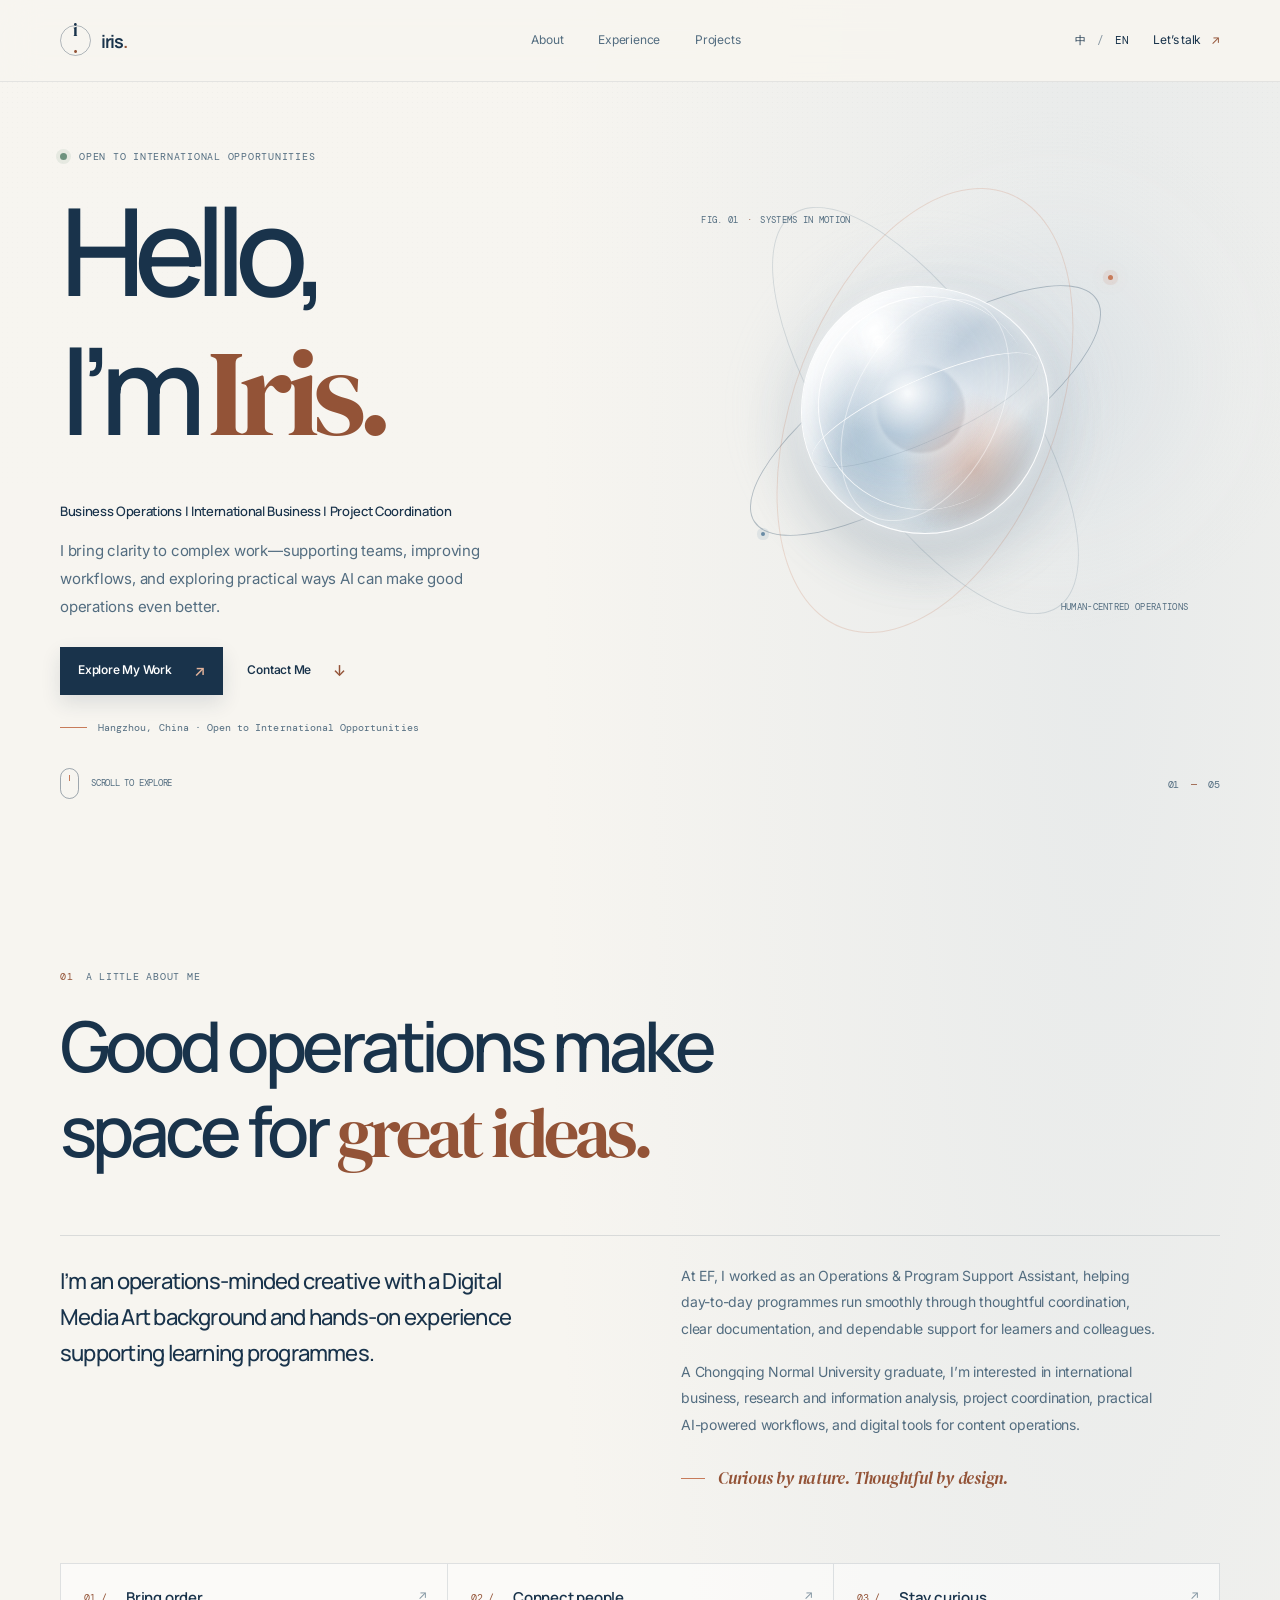
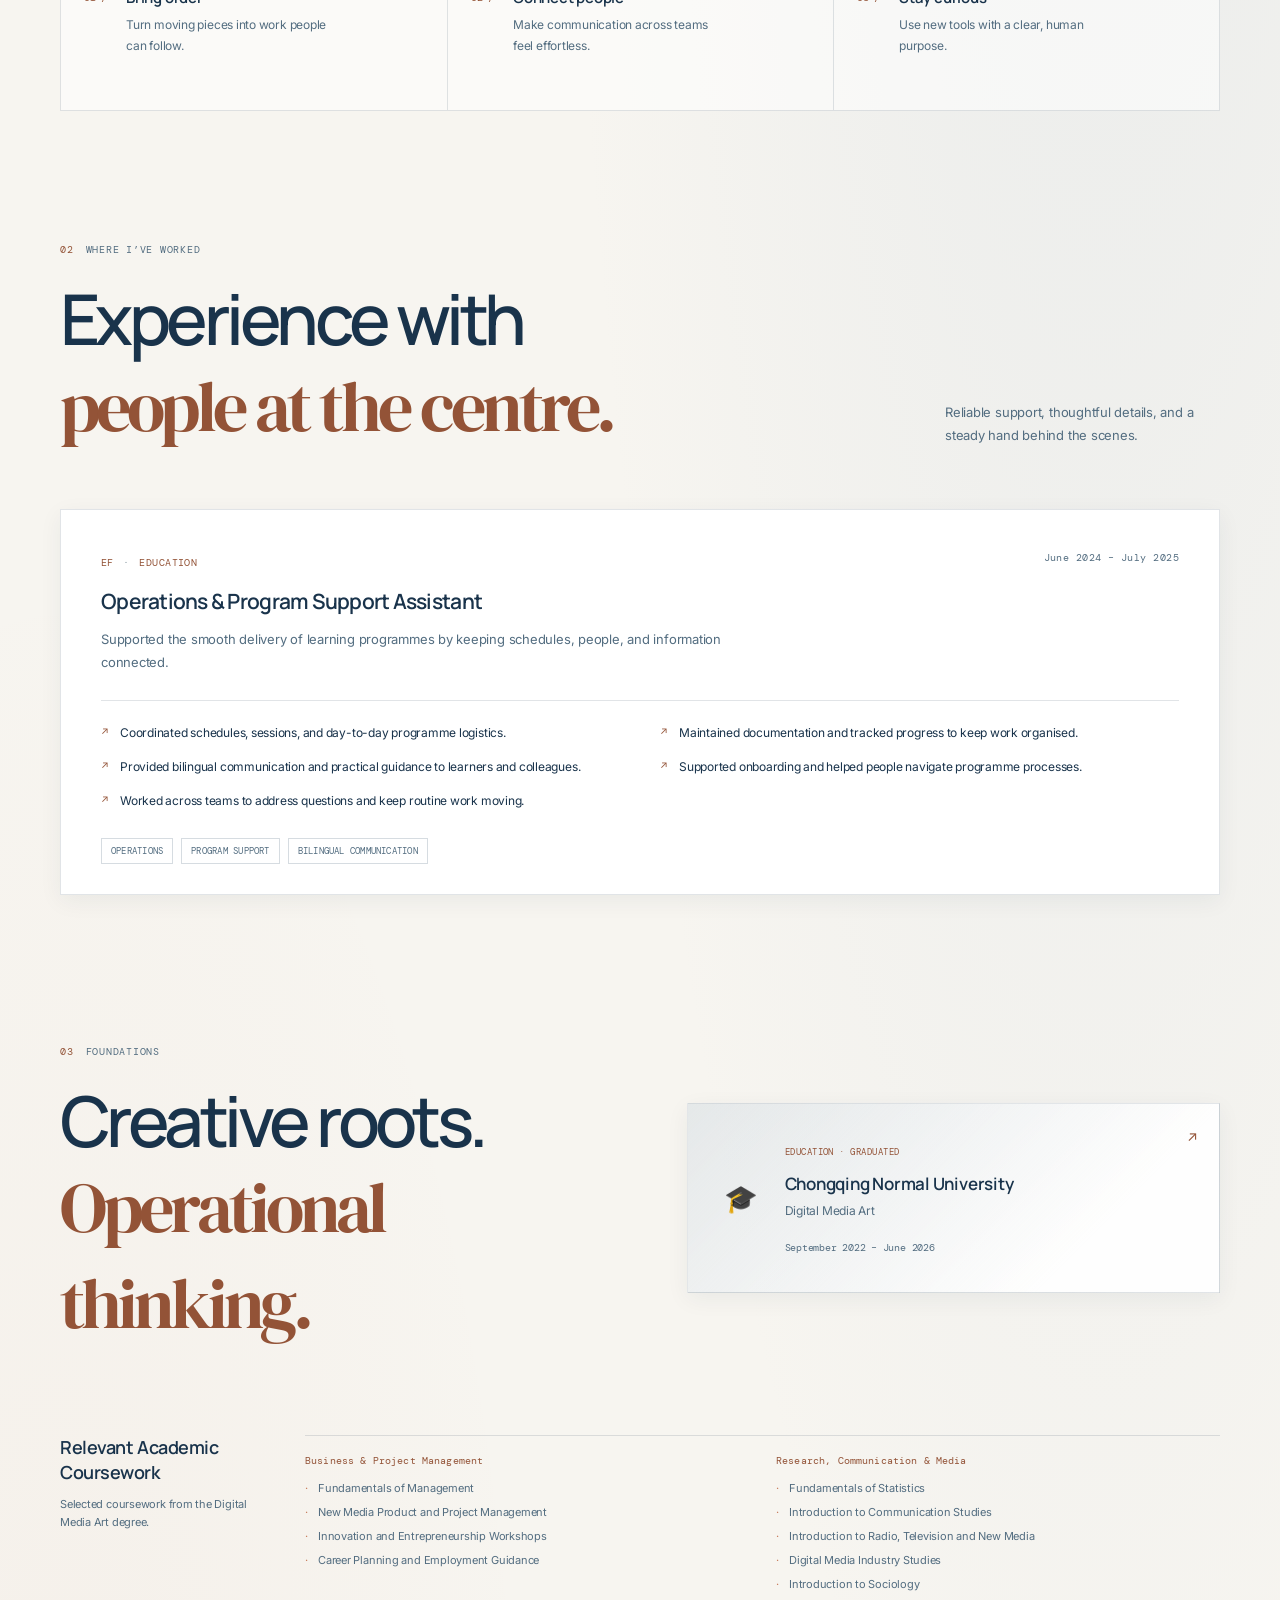
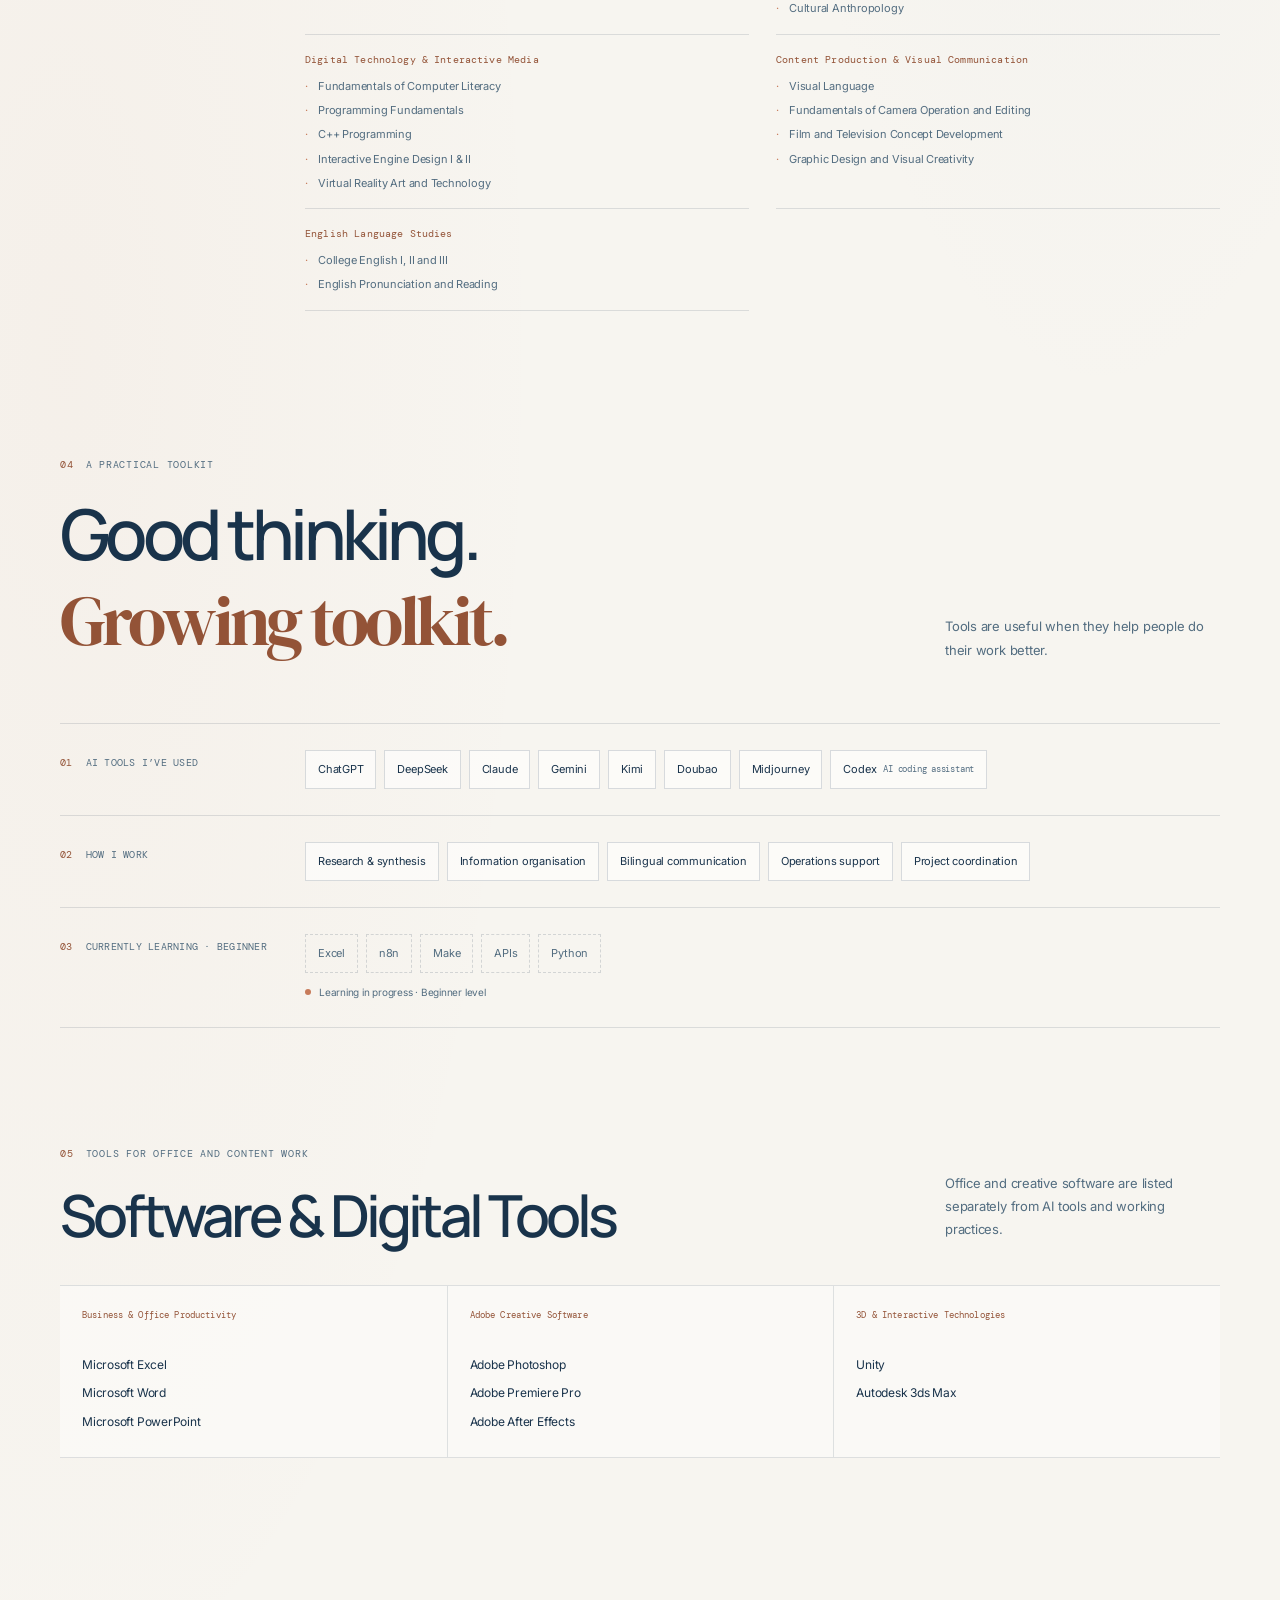
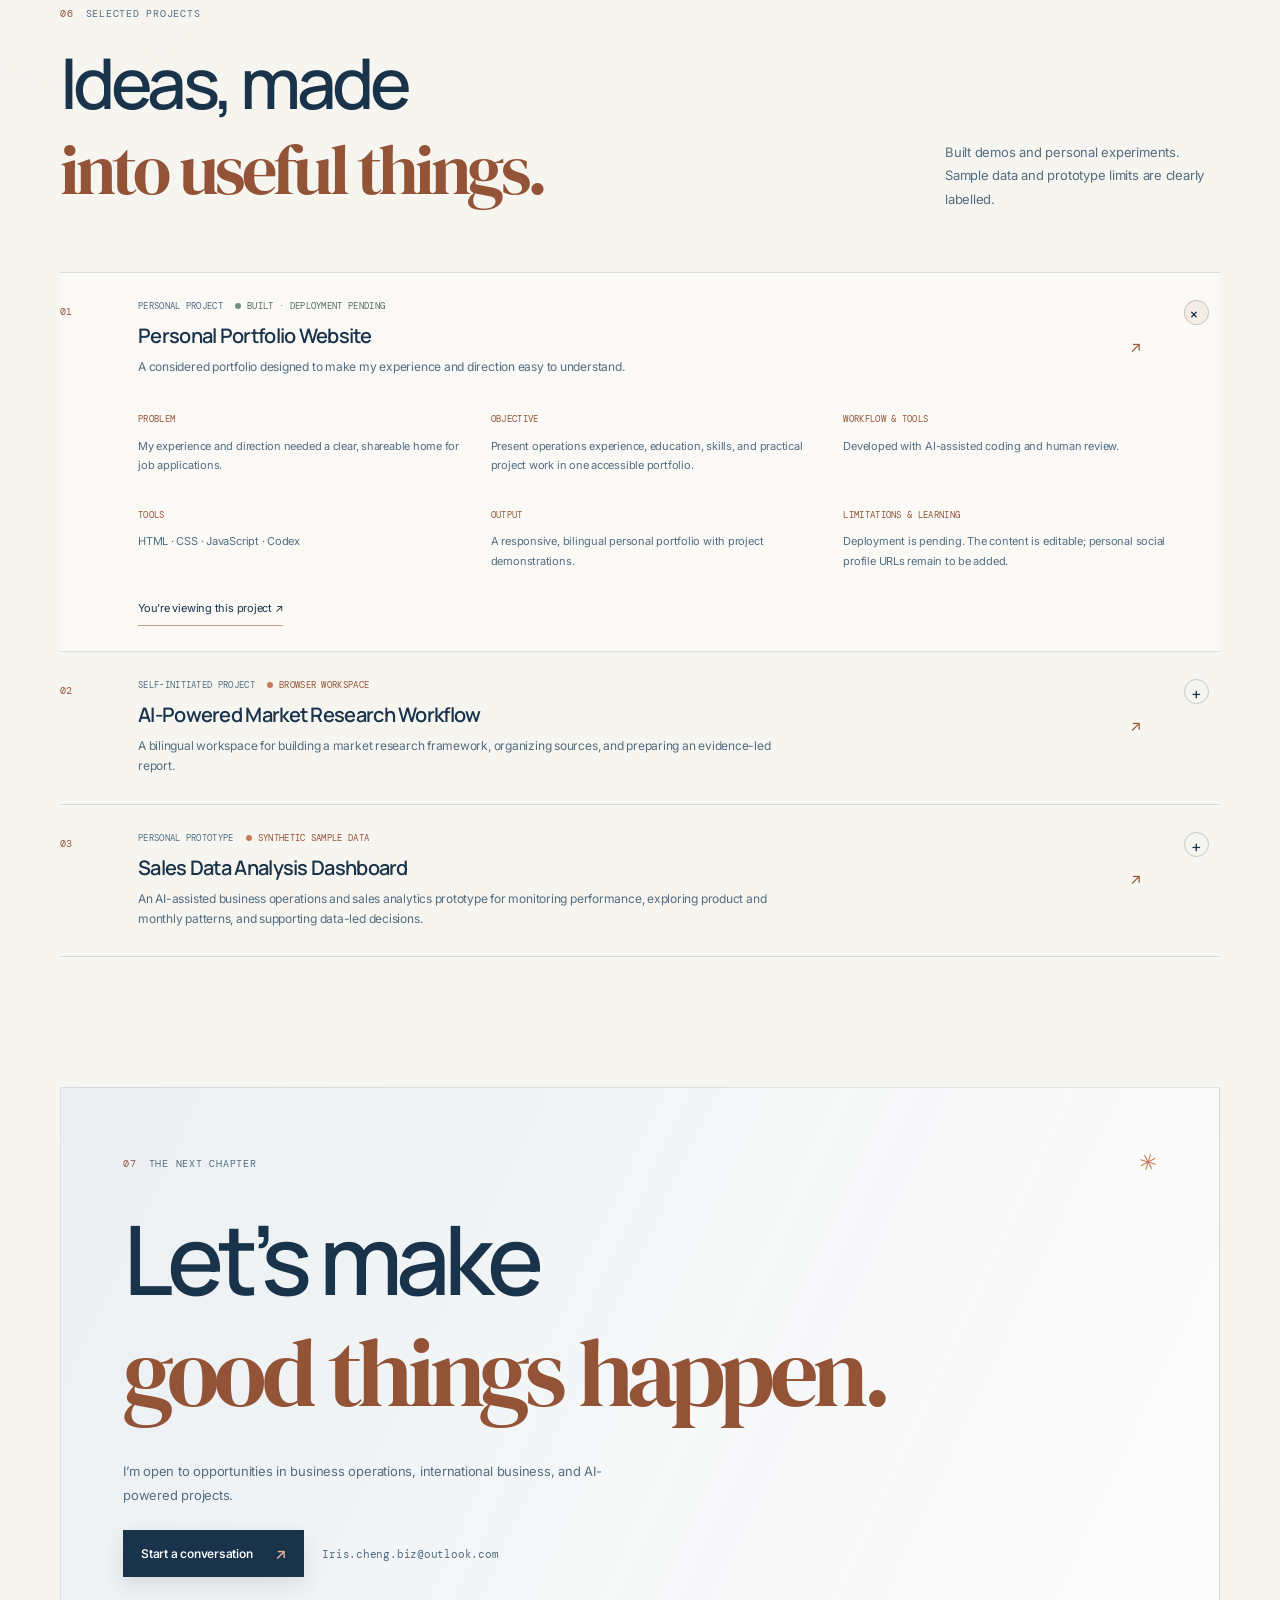
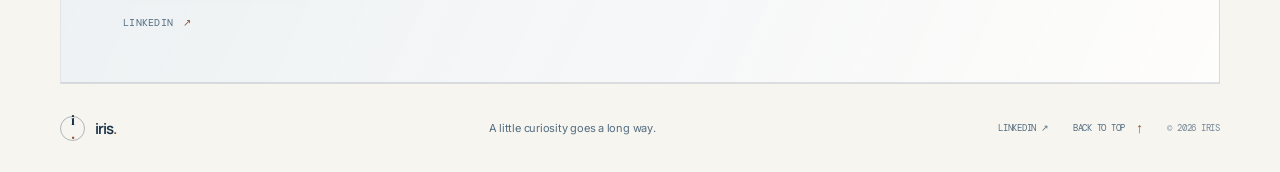
<file: index.html>
<!doctype html>
<html lang="en">
  <head>
    <meta charset="UTF-8" />
    <meta name="viewport" content="width=device-width, initial-scale=1.0" />
    <meta name="theme-color" content="#F7F5F0" />
    <meta name="description" content="Iris — Business Operations, International Business and AI-powered Projects." />
    <meta property="og:title" content="Iris — Operations, thoughtfully done" />
    <meta property="og:description" content="Business Operations · International Business · AI-powered Projects" />
    <meta property="og:type" content="website" />
    <title>Iris — Operations, thoughtfully done</title>
    <link rel="icon" type="image/svg+xml" href="./favicon.svg" />
    <link rel="preconnect" href="https://fonts.googleapis.com" />
    <link rel="preconnect" href="https://fonts.gstatic.com" crossorigin />
    <link href="https://fonts.googleapis.com/css2?family=DM+Mono:wght@400;500&family=DM+Serif+Display:ital@0;1&family=Inter:wght@400;500;600&family=Manrope:wght@400;500;600;700&display=swap" rel="stylesheet" />
    <link rel="stylesheet" href="./styles.css" />
    <script type="module" src="./src/app.js"></script>
  </head>
  <body>
    <div class="site-shell">
      <header class="header">
        <a class="brand" href="#home" aria-label="Iris, home"><span class="brand-mark">i<span>.</span></span><span class="brand-name">iris<span class="brand-period">.</span></span></a>
        <nav class="nav" aria-label="Main navigation">
          <a href="#about" data-i18n="nav.about">About</a><a href="#experience" data-i18n="nav.experience">Experience</a><a href="#projects" data-i18n="nav.projects">Projects</a>
        </nav>
        <div class="header-actions"><button class="lang-switch" id="language-toggle" aria-label="Switch language">中 <span>/</span> EN</button><a class="header-contact" href="#contact"><span data-i18n="nav.contact">Let’s talk</span><span aria-hidden="true">↗</span></a><button class="menu-button" id="menu-toggle" aria-label="Open navigation" aria-expanded="false"><span></span><span></span></button></div>
      </header>

      <main>
        <section class="hero section-wrap" id="home">
          <div class="hero-copy">
            <div class="eyebrow hero-eyebrow"><span class="status-dot"></span><span data-i18n="hero.eyebrow">OPEN TO INTERNATIONAL OPPORTUNITIES</span></div>
            <h1 data-i18n-html="hero.title">Hello,<br />I’m <em>Iris.</em></h1>
            <p class="hero-role" data-i18n="hero.role">Business Operations | International Business | AI-powered Projects</p>
            <p class="hero-intro" data-i18n="hero.intro">I bring clarity to complex work—supporting teams, improving workflows, and exploring practical ways AI can make good operations even better.</p>
            <div class="hero-buttons"><a class="button button-primary" href="#projects"><span data-i18n="hero.viewProjects">Explore my work</span><span aria-hidden="true">↗</span></a><a class="button button-quiet" href="#contact"><span data-i18n="hero.contact">Get in touch</span><span aria-hidden="true">↓</span></a></div>
            <div class="hero-location"><span class="location-line"></span><span data-profile="location" data-i18n="hero.location">Hangzhou, China · Open to International Opportunities</span></div>
          </div>
          <div class="hero-art" aria-label="An abstract, softly illuminated 3D glass sculpture">
            <div class="orb-stage" id="orb-stage"><div class="orb-halo"></div><div class="orb"><div class="orb-core"></div><div class="orb-glint"></div><div class="orb-latitude"></div><div class="orb-longitude"></div></div><div class="orbit orbit-one"></div><div class="orbit orbit-two"></div><div class="orbit orbit-three"></div><div class="orbit-spark spark-one"></div><div class="orbit-spark spark-two"></div><span class="orbit-label label-top">FIG. 01 <span>·</span> SYSTEMS IN MOTION</span><span class="orbit-label label-bottom">HUMAN-CENTRED OPERATIONS</span></div>
          </div>
          <a href="#about" class="scroll-cue" aria-label="Scroll to about section"><span></span><span data-i18n="hero.scroll">SCROLL TO EXPLORE</span></a>
          <div class="hero-index">01 <span>—</span> 05</div>
        </section>

        <section class="about section-wrap section" id="about">
          <div class="section-heading"><div class="eyebrow"><span class="section-number">01</span><span data-i18n="about.eyebrow">A LITTLE ABOUT ME</span></div><h2 data-i18n-html="about.title">Good operations make<br />space for <em>great ideas.</em></h2></div>
          <div class="about-grid"><p class="about-lede" data-i18n="about.lede">I’m an operations-minded creative with a foundation in digital media and hands-on experience supporting learning programmes.</p><div class="about-body"><p data-i18n="about.body1">At EF, I helped keep day-to-day programmes running smoothly through thoughtful coordination, clear documentation, and dependable support for learners and colleagues.</p><p data-i18n="about.body2">I’m now building on that experience—exploring international business, careful research, and practical AI tools that make everyday workflows clearer and more useful.</p><div class="about-note"><span class="note-rule"></span><span data-i18n="about.note">Curious by nature. Thoughtful by design.</span></div></div></div>
          <div class="values-row"><article class="value-card"><span class="value-index">01 /</span><div><h3 data-i18n="about.value1Title">Bring order</h3><p data-i18n="about.value1">Turn moving pieces into work people can follow.</p></div><span class="value-arrow">↗</span></article><article class="value-card"><span class="value-index">02 /</span><div><h3 data-i18n="about.value2Title">Connect people</h3><p data-i18n="about.value2">Make communication across teams feel effortless.</p></div><span class="value-arrow">↗</span></article><article class="value-card"><span class="value-index">03 /</span><div><h3 data-i18n="about.value3Title">Stay curious</h3><p data-i18n="about.value3">Use new tools with a clear, human purpose.</p></div><span class="value-arrow">↗</span></article></div>
        </section>

        <section class="experience section-wrap section" id="experience">
          <div class="section-heading split-heading"><div><div class="eyebrow"><span class="section-number">02</span><span data-i18n="experience.eyebrow">WHERE I’VE WORKED</span></div><h2 data-i18n-html="experience.title">Experience with<br /><em>people at the centre.</em></h2></div><p class="heading-aside" data-i18n="experience.aside">Reliable support, thoughtful details, and a steady hand behind the scenes.</p></div>
          <article class="experience-card"><div class="experience-top"><div><span class="experience-org">EF <span>·</span> EDUCATION</span><h3 data-profile="efRole" data-i18n="experience.role">Operations &amp; Program Support Assistant</h3></div><span class="experience-date" data-profile="efDates" data-i18n="experience.date">June 2024 – July 2025</span></div><p class="experience-summary" data-i18n="experience.summary">Supported the smooth delivery of learning programmes by keeping schedules, people, and information connected.</p><div class="experience-rule"></div><ul class="experience-list"><li data-i18n="experience.point1">Coordinated schedules, sessions, and day-to-day programme logistics.</li><li data-i18n="experience.point2">Maintained documentation and tracked progress to keep work organised.</li><li data-i18n="experience.point3">Provided bilingual communication and practical guidance to learners and colleagues.</li><li data-i18n="experience.point4">Supported onboarding and helped people navigate programme processes.</li><li data-i18n="experience.point5">Worked across teams to address questions and keep routine work moving.</li></ul><div class="experience-foot"><span class="experience-tag">OPERATIONS</span><span class="experience-tag">PROGRAM SUPPORT</span><span class="experience-tag">BILINGUAL COMMUNICATION</span></div></article>
        </section>

        <section class="education section-wrap section" id="education">
          <div class="education-heading"><div class="eyebrow"><span class="section-number">03</span><span data-i18n="education.eyebrow">FOUNDATIONS</span></div><h2 data-i18n-html="education.title">Creative roots.<br /><em>Operational thinking.</em></h2></div><article class="education-card"><div class="education-glyph" aria-hidden="true">🎓</div><div class="education-copy"><span class="education-type" data-profile="educationStatus" data-i18n="education.type">EDUCATION · GRADUATED</span><h3 data-profile="university" data-i18n="education.school">Chongqing Normal University</h3><p data-profile="major" data-i18n="education.degree">Digital Media Art</p><span class="education-date" data-profile="educationPeriod" data-i18n="education.period">September 2022 – June 2026</span></div><span class="education-marker" aria-hidden="true">↗</span></article>
          <div class="coursework" aria-labelledby="coursework-title"><div class="coursework-heading"><h3 id="coursework-title" data-i18n="education.courseworkTitle">Relevant Academic Coursework</h3><p data-i18n="education.courseworkNote">Selected coursework from the Digital Media Art degree.</p></div><div class="coursework-grid" id="coursework-groups"></div></div>
        </section>

        <section class="skills section-wrap section" id="skills">
          <div class="section-heading split-heading"><div><div class="eyebrow"><span class="section-number">04</span><span data-i18n="skills.eyebrow">A PRACTICAL TOOLKIT</span></div><h2 data-i18n-html="skills.title">Good thinking.<br /><em>Growing toolkit.</em></h2></div><p class="heading-aside" data-i18n="skills.aside">Tools are useful when they help people do their work better.</p></div><div class="skills-board"><div class="skill-group"><div class="skill-group-label"><span>01</span><span data-i18n="skills.aiLabel">AI &amp; CREATIVE TOOLS</span></div><div class="skill-chips"><span>ChatGPT</span><span>DeepSeek</span><span>Claude</span><span>Gemini</span><span>Kimi</span><span>Doubao</span><span>Midjourney</span><span class="skill-chip-with-note">Codex<small data-i18n="skills.codexNote">AI coding assistant</small></span></div></div><div class="skill-group"><div class="skill-group-label"><span>02</span><span data-i18n="skills.peopleLabel">HOW I WORK</span></div><div class="skill-chips"><span data-i18n="skills.skill1">Research &amp; synthesis</span><span data-i18n="skills.skill2">Information organisation</span><span data-i18n="skills.skill3">Bilingual communication</span><span data-i18n="skills.skill4">Operations support</span><span data-i18n="skills.skill5">Project coordination</span></div></div><div class="skill-group learning-group"><div class="skill-group-label"><span>03</span><span data-i18n="skills.learningLabel">CURRENTLY LEARNING</span></div><div class="skill-chips learning-chips"><span>Excel</span><span>n8n</span><span>Make</span><span>APIs</span><span>Python</span></div><p class="learning-caption"><span></span><span data-i18n="skills.learningCaption">Learning in progress · Beginner level</span></p></div></div>
        </section>

        <section class="software section-wrap section" id="software">
          <div class="section-heading split-heading"><div><div class="eyebrow"><span class="section-number">05</span><span data-i18n="software.eyebrow">TOOLS FOR OFFICE AND CONTENT WORK</span></div><h2 data-i18n="software.title">Software &amp; Digital Tools</h2></div><p class="heading-aside" data-i18n="software.aside">Office and creative software are listed separately from AI tools and working practices.</p></div><div class="software-grid" id="software-groups"></div>
        </section>

        <section class="projects section-wrap section" id="projects">
          <div class="section-heading split-heading"><div><div class="eyebrow"><span class="section-number">06</span><span data-i18n="projects.eyebrow">SELECTED PROJECTS</span></div><h2 data-i18n-html="projects.title">Ideas, made<br /><em>into useful things.</em></h2></div><p class="heading-aside" data-i18n="projects.aside">Personal experiments and early-stage prototypes. Every project is a work in progress.</p></div>
          <div class="project-list">
            <details class="project-card project-featured" open><summary class="project-summary"><span class="project-number">01</span><div class="project-main"><div class="project-meta"><span class="project-kind" data-i18n="projects.p1kind">PERSONAL PROJECT</span><span class="project-status status-active"><i></i><span data-i18n="projects.p1status">BUILT · DEPLOYMENT PENDING</span></span></div><h3 data-i18n="projects.p1title">Personal Portfolio Website</h3><p data-i18n="projects.p1desc">A considered portfolio—designed to make my experience and direction easy to understand.</p></div><span class="project-arrow" aria-hidden="true">↗</span><span class="project-toggle" aria-hidden="true">+</span></summary><div class="project-detail"><div class="project-detail-inner"><div><span data-i18n="projects.problem">PROBLEM</span><p data-i18n="projects.p1problem">My experience and direction needed a clear, shareable home for job applications.</p></div><div><span data-i18n="projects.objective">OBJECTIVE</span><p data-i18n="projects.p1objective">Present operations experience, education, skills, and practical project work in one accessible portfolio.</p></div><div><span data-i18n="projects.workflow">WORKFLOW</span><p data-i18n="projects.p1workflow">Developed with AI-assisted coding and human review.</p></div><div><span data-i18n="projects.tools">TOOLS</span><p data-i18n="projects.p1tools">HTML · CSS · JavaScript · Codex</p></div><div><span data-i18n="projects.output">OUTPUT</span><p data-i18n="projects.p1output">A responsive, bilingual personal portfolio with project demonstrations.</p></div><div><span data-i18n="projects.limitations">LIMITATIONS &amp; LEARNING</span><p data-i18n="projects.p1limitations">Deployment is pending. The content is editable; personal social profile URLs remain to be added.</p></div><a class="project-demo-link" href="#home" data-i18n="projects.p1link">You’re viewing this project ↗</a></div></div></details>
            <details class="project-card"><summary class="project-summary"><span class="project-number">02</span><div class="project-main"><div class="project-meta"><span class="project-kind" data-i18n="projects.p2kind">SELF-INITIATED PROTOTYPE</span><span class="project-status status-concept"><i></i><span data-i18n="projects.p2status">BROWSER DEMO</span></span></div><h3 data-i18n="projects.p2title">AI-Powered International Market Research</h3><p data-i18n="projects.p2desc">A self-contained research brief builder for organising manually gathered information.</p></div><span class="project-arrow" aria-hidden="true">↗</span><span class="project-toggle" aria-hidden="true">+</span></summary><div class="project-detail"><div class="project-detail-inner"><div><span data-i18n="projects.problem">PROBLEM</span><p data-i18n="projects.p2problem">Early market research can be difficult to organise into one reviewable brief.</p></div><div><span data-i18n="projects.objective">OBJECTIVE</span><p data-i18n="projects.p2objective">Structure questions, manually entered notes, and sources for human review.</p></div><div><span data-i18n="projects.workflow">WORKFLOW &amp; TOOLS</span><p data-i18n="projects.p2workflow">Enter a scope, gather evidence yourself, then generate a prompt and Markdown brief. HTML · CSS · JavaScript.</p></div><a class="project-demo-link" href="./projects/market-research.html" data-i18n="projects.openDemo">Open research brief builder ↗</a></div></div></details>
            <details class="project-card"><summary class="project-summary"><span class="project-number">03</span><div class="project-main"><div class="project-meta"><span class="project-kind" data-i18n="projects.p3kind">PERSONAL PROTOTYPE</span><span class="project-status status-concept"><i></i><span data-i18n="projects.p3status">SYNTHETIC SAMPLE DATA</span></span></div><h3 data-i18n="projects.p3title">Sales Data Analysis Dashboard</h3><p data-i18n="projects.p3desc">An interactive dashboard for exploring sales metrics from a sample CSV or your own file.</p></div><span class="project-arrow" aria-hidden="true">↗</span><span class="project-toggle" aria-hidden="true">+</span></summary><div class="project-detail"><div class="project-detail-inner"><div><span data-i18n="projects.problem">PROBLEM</span><p data-i18n="projects.p3problem">Raw sales rows can hide patterns in products and monthly performance.</p></div><div><span data-i18n="projects.objective">OBJECTIVE</span><p data-i18n="projects.p3objective">Summarise revenue, orders, average order value, and trends from validated CSV data.</p></div><div><span data-i18n="projects.workflow">WORKFLOW &amp; TOOLS</span><p data-i18n="projects.p3workflow">Load the synthetic sample or your CSV; calculations and charts run in your browser. HTML · CSS · JavaScript.</p></div><a class="project-demo-link" href="./projects/sales-dashboard.html" data-i18n="projects.openDashboard">Open sales dashboard ↗</a></div></div></details>
          </div>
        </section>

        <section class="contact section-wrap" id="contact"><div class="contact-topline"><span class="eyebrow"><span class="section-number">07</span><span data-i18n="contact.eyebrow">THE NEXT CHAPTER</span></span><span class="contact-decoration" aria-hidden="true">✳</span></div><h2 data-i18n-html="contact.title">Let’s make<br /><em>good things happen.</em></h2><p class="contact-lede" data-i18n="contact.lede">I’m open to opportunities in business operations, international business, and AI-powered projects.</p><div class="contact-actions"><a class="button button-primary contact-button" data-profile-email href="mailto:Iris.cheng.biz@outlook.com"><span data-i18n="contact.button">Start a conversation</span><span aria-hidden="true">↗</span></a><span class="contact-note" data-profile-email-text>Iris.cheng.biz@outlook.com</span></div><div class="contact-links"><a data-profile-link="linkedin" hidden>LINKEDIN <span>↗</span></a><a data-profile-link="github" hidden>GITHUB <span>↗</span></a><span id="social-links-note" data-i18n="contact.linksNote">LINKEDIN &amp; GITHUB DETAILS NOT PROVIDED</span></div></section>
      </main>

      <footer class="footer section-wrap"><a class="brand footer-brand" href="#home"><span class="brand-mark">i<span>.</span></span><span class="brand-name">iris<span class="brand-period">.</span></span></a><span class="footer-copy" data-i18n="footer.copy">A little curiosity goes a long way.</span><a class="footer-social" data-profile-link="linkedin" hidden>LINKEDIN <span aria-hidden="true">↗</span></a><a class="back-top" href="#home"><span data-i18n="footer.top">BACK TO TOP</span><span>↑</span></a><span class="footer-copyright">© <span id="year"></span> IRIS</span></footer>
    </div>
  </body>
</html>
</file>
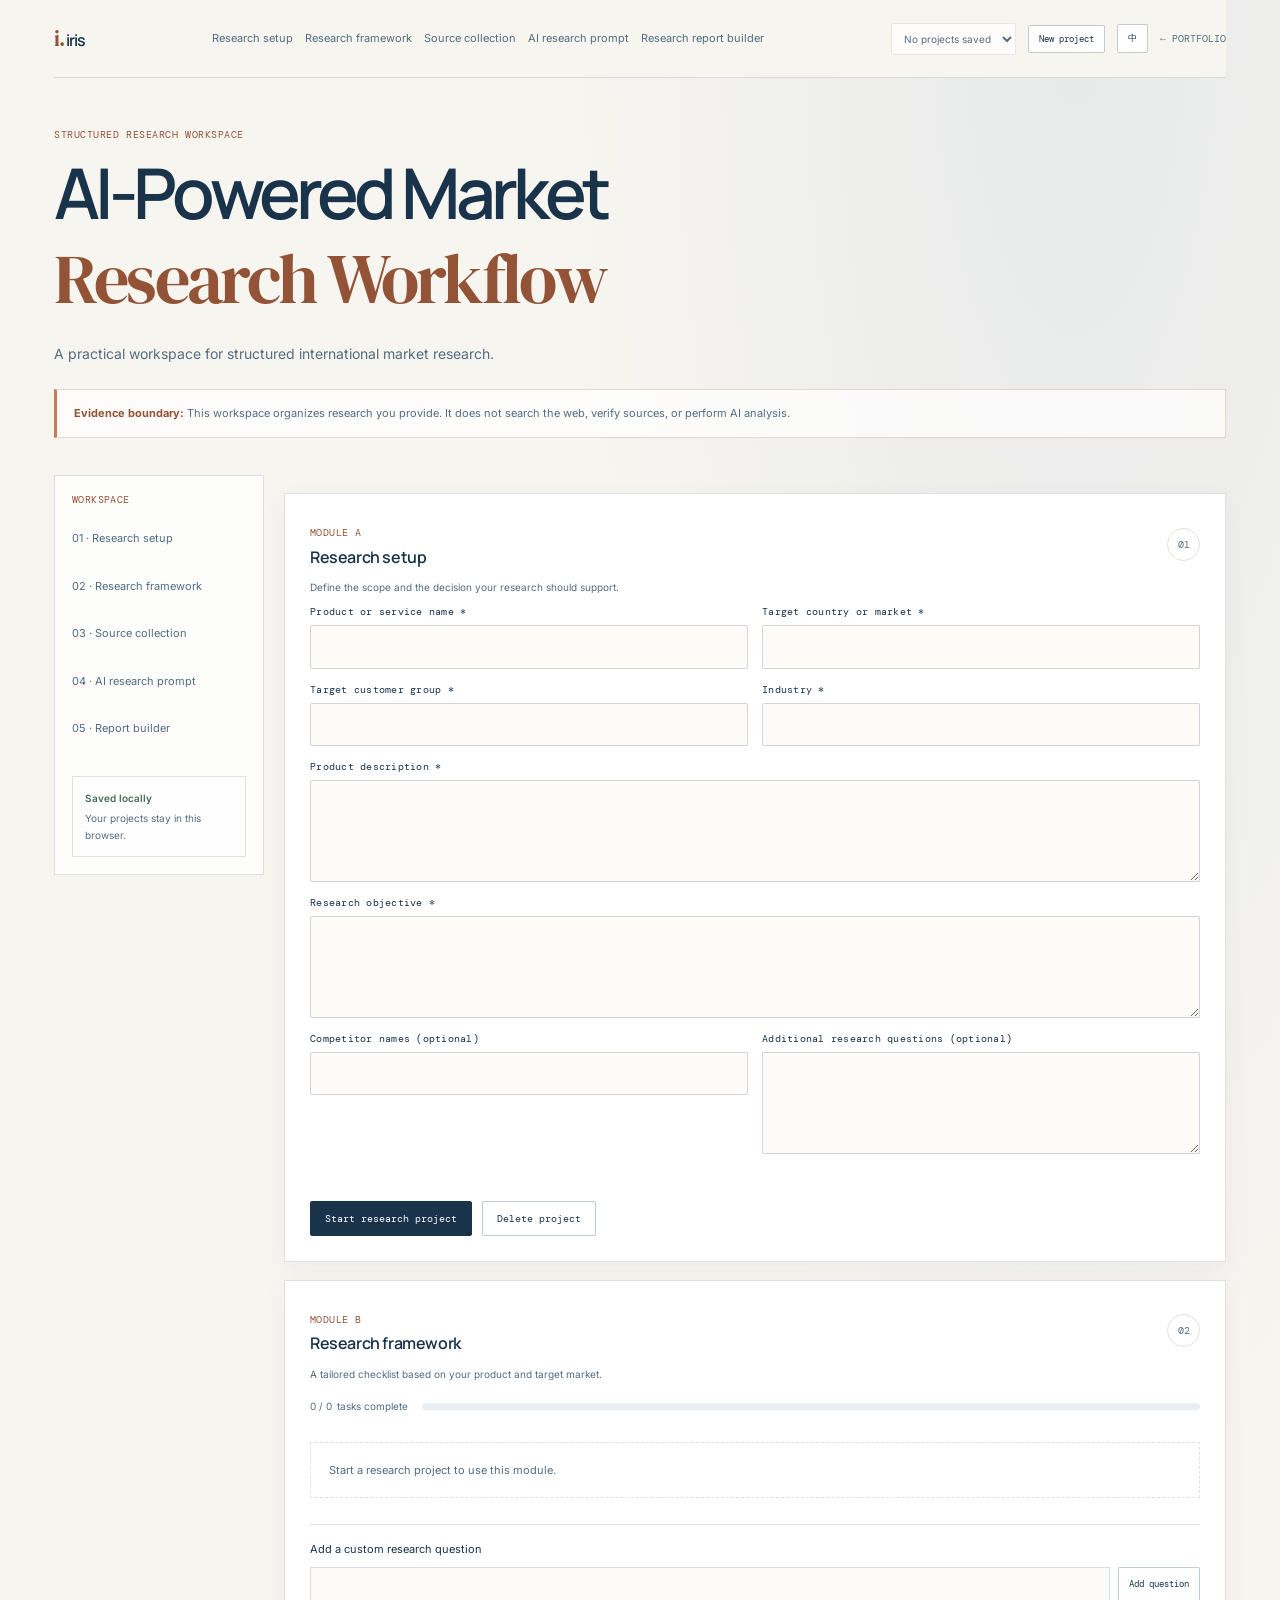
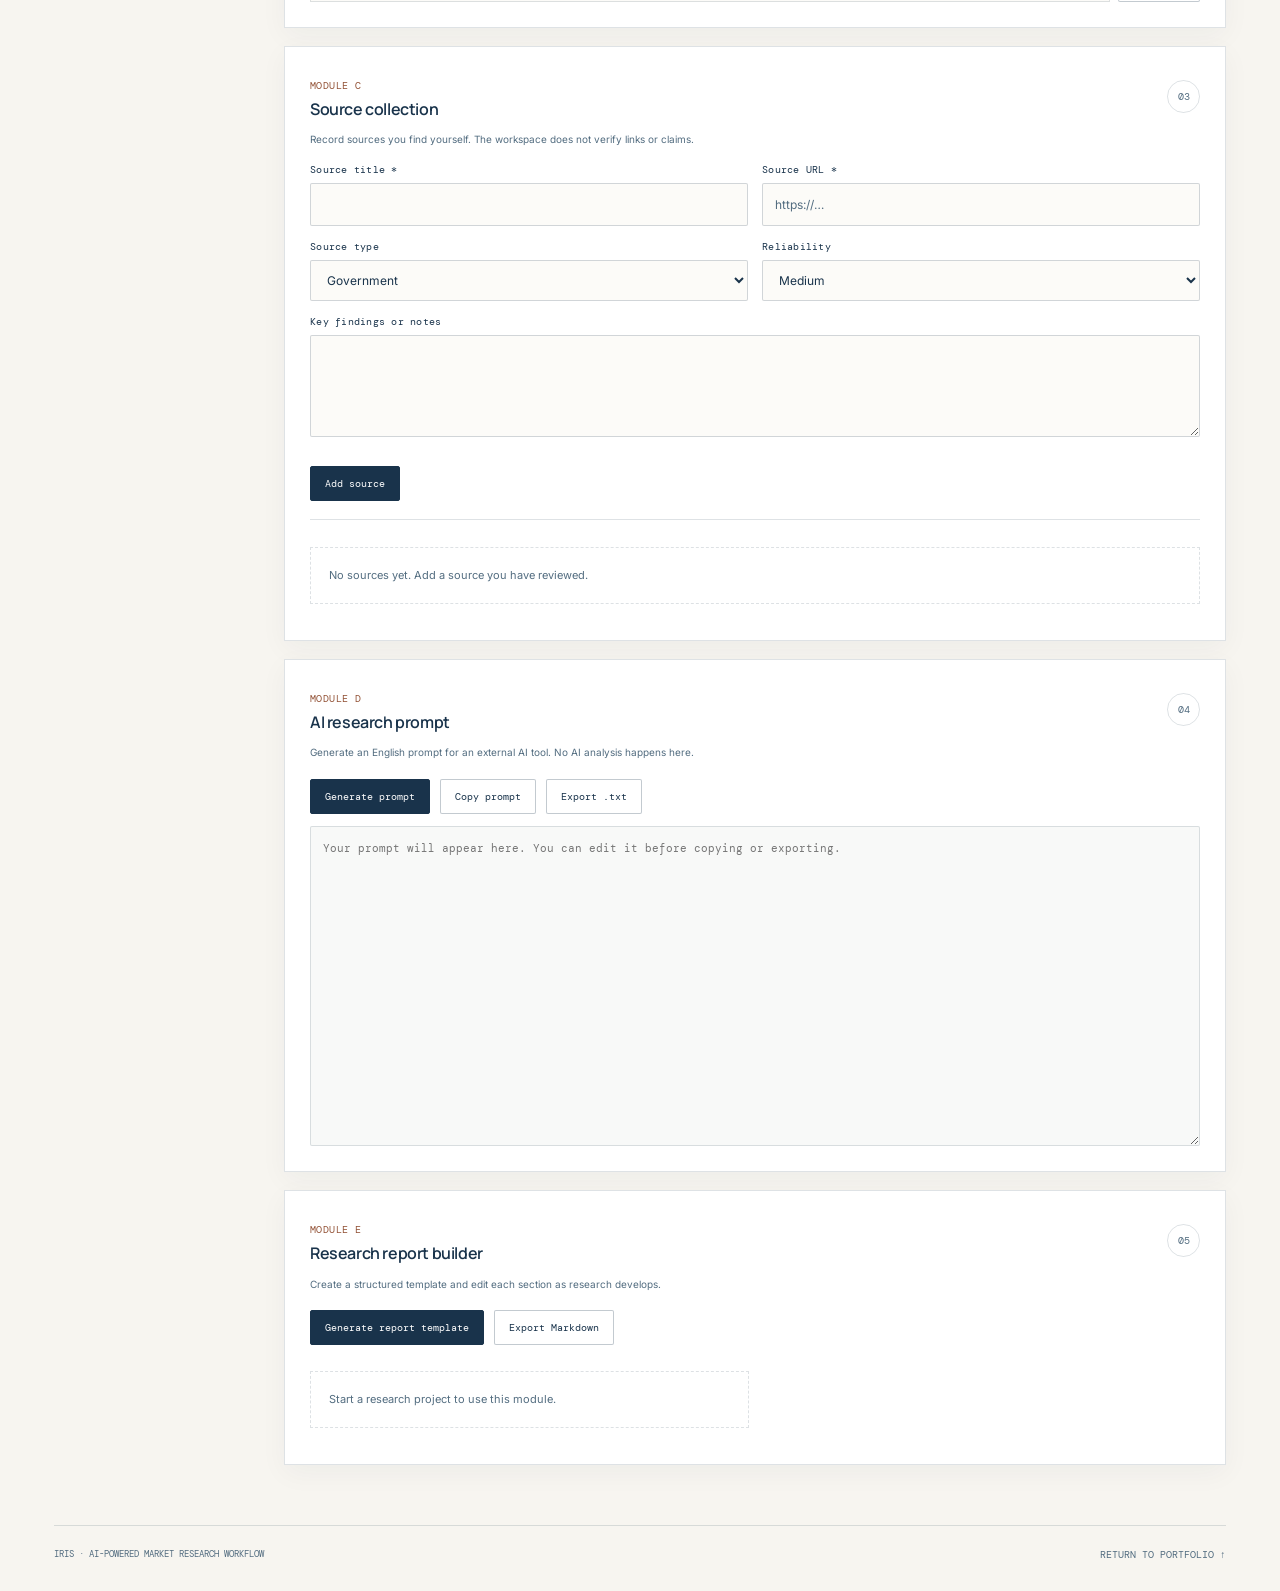
<file: projects/market-research.html>
<!doctype html>
<html lang="en">
<head>
  <meta charset="utf-8"><meta name="viewport" content="width=device-width, initial-scale=1"><meta name="theme-color" content="#F7F5F0">
  <meta name="description" content="A practical workspace for structured international market research.">
  <title>AI-Powered Market Research Workflow — Iris</title><link rel="icon" href="../favicon.svg"><link rel="stylesheet" href="./demo.css"><script type="module" src="./market-research.js"></script>
</head>
<body><div class="demo-shell workflow-shell">
  <header class="demo-header"><a class="demo-brand" href="../index.html"><b>i.</b> iris</a><nav class="workflow-nav" aria-label="Workspace navigation"><a href="#setup" data-t="navSetup">Setup</a><a href="#framework" data-t="navFramework">Framework</a><a href="#sources" data-t="navSources">Sources</a><a href="#prompt" data-t="navPrompt">AI Prompt</a><a href="#report" data-t="navReport">Report</a></nav><div class="workflow-head-actions"><select id="project-picker" aria-label="Saved research projects"><option value="" data-t="noProjects">No projects saved</option></select><button class="demo-button small" id="new-project" type="button" data-t="new">New project</button><button class="demo-button small" id="language-toggle" type="button">中</button><a class="demo-back" href="../index.html#projects" data-t="portfolio">← PORTFOLIO</a></div></header>
  <main>
    <section class="demo-hero workflow-hero"><span class="demo-kicker">STRUCTURED RESEARCH WORKSPACE</span><h1>AI-Powered Market<br><em>Research Workflow</em></h1><p class="demo-lede" id="subtitle">A practical workspace for structured international market research.</p><div class="demo-note"><strong>Evidence boundary:</strong> <span id="boundary-copy">This workspace organizes your research. It does not search the web, verify sources, or perform AI analysis.</span></div></section>
    <div class="workspace-layout"><aside class="workspace-sidebar"><div class="sidebar-label" data-t="workspace">WORKSPACE</div><a href="#setup" data-t="sideSetup">01 · Research setup</a><a href="#framework" data-t="sideFramework">02 · Research framework</a><a href="#sources" data-t="sideSources">03 · Source collection</a><a href="#prompt" data-t="sidePrompt">04 · AI research prompt</a><a href="#report" data-t="sideReport">05 · Report builder</a><div class="sidebar-saved"><b id="saved-indicator" data-t="saved">Saved locally</b><span data-t="localOnly">Your projects stay in this browser.</span></div></aside>
    <div class="workspace-main">
      <section id="setup" class="demo-card"><div class="card-heading"><div><span class="demo-label" data-t="moduleA">MODULE A</span><h2 data-t="setupTitle">Research setup</h2></div><span class="step-chip">01</span></div><p class="demo-help" data-t="setupHelp">Define the scope and the decision your research should support.</p><form id="research-form" novalidate><div class="demo-grid"><div class="demo-field"><label for="product" data-t="product">Product or service name *</label><input id="product" name="product" required maxlength="140"></div><div class="demo-field"><label for="country" data-t="country">Target country or market *</label><input id="country" name="country" required maxlength="120"></div><div class="demo-field"><label for="customer" data-t="customer">Target customer group *</label><input id="customer" name="customer" required maxlength="240"></div><div class="demo-field"><label for="industry" data-t="industry">Industry *</label><input id="industry" name="industry" required maxlength="140"></div><div class="demo-field full-field"><label for="description" data-t="description">Product description *</label><textarea id="description" name="description" required maxlength="1000"></textarea></div><div class="demo-field full-field"><label for="objective" data-t="objective">Research objective *</label><textarea id="objective" name="objective" required maxlength="1000"></textarea></div><div class="demo-field"><label for="competitors" data-t="competitors">Competitor names (optional)</label><input id="competitors" name="competitors" maxlength="500"></div><div class="demo-field"><label for="questions" data-t="additional">Additional research questions (optional)</label><textarea id="questions" name="questions" maxlength="1500"></textarea></div></div><div id="form-error" class="demo-status error" role="alert"></div><div class="demo-actions"><button class="demo-button primary" type="submit" data-t="start">Start research project</button><button class="demo-button" type="button" id="delete-project" data-t="deleteProject">Delete project</button></div></form></section>
      <section id="framework" class="demo-card"><div class="card-heading"><div><span class="demo-label" data-t="moduleB">MODULE B</span><h2 data-t="frameworkTitle">Research framework</h2></div><span class="step-chip">02</span></div><p class="demo-help" data-t="frameworkHelp">A tailored checklist based on your product and target market.</p><div class="progress-wrap"><div><span id="progress-label">0 / 0</span><span data-t="tasksComplete">tasks complete</span></div><div class="progress-track"><span id="progress-fill"></span></div></div><div id="framework-list" class="framework-list"><div class="empty-inline" data-t="frameworkEmpty">Start a research project to generate your framework.</div></div><div class="custom-question-form"><label for="custom-question" data-t="customQuestion">Add a custom research question</label><div class="inline-form"><input id="custom-question" maxlength="300"><button type="button" class="demo-button small" id="add-question" data-t="addQuestion">Add question</button></div></div></section>
      <section id="sources" class="demo-card"><div class="card-heading"><div><span class="demo-label" data-t="moduleC">MODULE C</span><h2 data-t="sourcesTitle">Source collection</h2></div><span class="step-chip">03</span></div><p class="demo-help" data-t="sourcesHelp">Record sources you find yourself. The workspace does not verify links or claims.</p><form id="source-form" class="source-form"><div class="demo-grid"><div class="demo-field"><label for="source-title" data-t="sourceTitle">Source title *</label><input id="source-title" required maxlength="200"></div><div class="demo-field"><label for="source-url" data-t="sourceUrl">Source URL *</label><input id="source-url" type="url" required placeholder="https://…"></div><div class="demo-field"><label for="source-type" data-t="sourceType">Source type</label><select id="source-type"><option>Government</option><option>Industry Report</option><option>News</option><option>Competitor Website</option><option>Social Media</option><option>Other</option></select></div><div class="demo-field"><label for="source-reliability" data-t="reliability">Reliability</label><select id="source-reliability"><option value="High" data-t="high">High</option><option value="Medium" data-t="medium" selected>Medium</option><option value="Low" data-t="low">Low</option></select></div><div class="demo-field full-field"><label for="source-notes" data-t="notes">Key findings or notes</label><textarea id="source-notes" maxlength="2000"></textarea></div></div><div id="source-error" class="demo-status error" role="alert"></div><button class="demo-button primary" type="submit" data-t="addSource">Add source</button></form><div id="sources-list" class="sources-list"><div class="empty-inline" data-t="sourcesEmpty">No sources yet. Add a source you have reviewed.</div></div></section>
      <section id="prompt" class="demo-card"><div class="card-heading"><div><span class="demo-label" data-t="moduleD">MODULE D</span><h2 data-t="promptTitle">AI research prompt</h2></div><span class="step-chip">04</span></div><p class="demo-help" data-t="promptHelp">Generate an English prompt to use with an external AI tool. No AI analysis happens here.</p><div class="demo-actions"><button class="demo-button primary" id="generate-prompt" type="button" data-t="generatePrompt">Generate prompt</button><button class="demo-button" id="copy-prompt" type="button" data-t="copyPrompt">Copy prompt</button><button class="demo-button" id="export-prompt" type="button" data-t="exportPrompt">Export .txt</button></div><textarea id="prompt-output" class="demo-output editable-output" data-ph="promptPlaceholder" placeholder="Your prompt will appear here. You can edit it before copying or exporting."></textarea></section>
      <section id="report" class="demo-card"><div class="card-heading"><div><span class="demo-label" data-t="moduleE">MODULE E</span><h2 data-t="reportTitle">Research report builder</h2></div><span class="step-chip">05</span></div><p class="demo-help" data-t="reportHelp">Create a structured report template, then edit each section as research develops.</p><div class="demo-actions"><button class="demo-button primary" id="generate-report" type="button" data-t="generateReport">Generate report template</button><button class="demo-button" id="export-report" type="button" data-t="exportReport">Export Markdown</button></div><div id="report-sections" class="report-sections"><div class="empty-inline" data-t="reportEmpty">Start a research project to build a report template.</div></div></section>
    </div></div>
  </main><footer class="demo-footer"><span data-t="footer">IRIS · AI-POWERED MARKET RESEARCH WORKFLOW</span><a class="demo-back" href="../index.html#projects" data-t="returnPortfolio">RETURN TO PORTFOLIO ↑</a></footer><div id="toast" class="toast" role="status" aria-live="polite"></div>
</div></body></html>
</file>
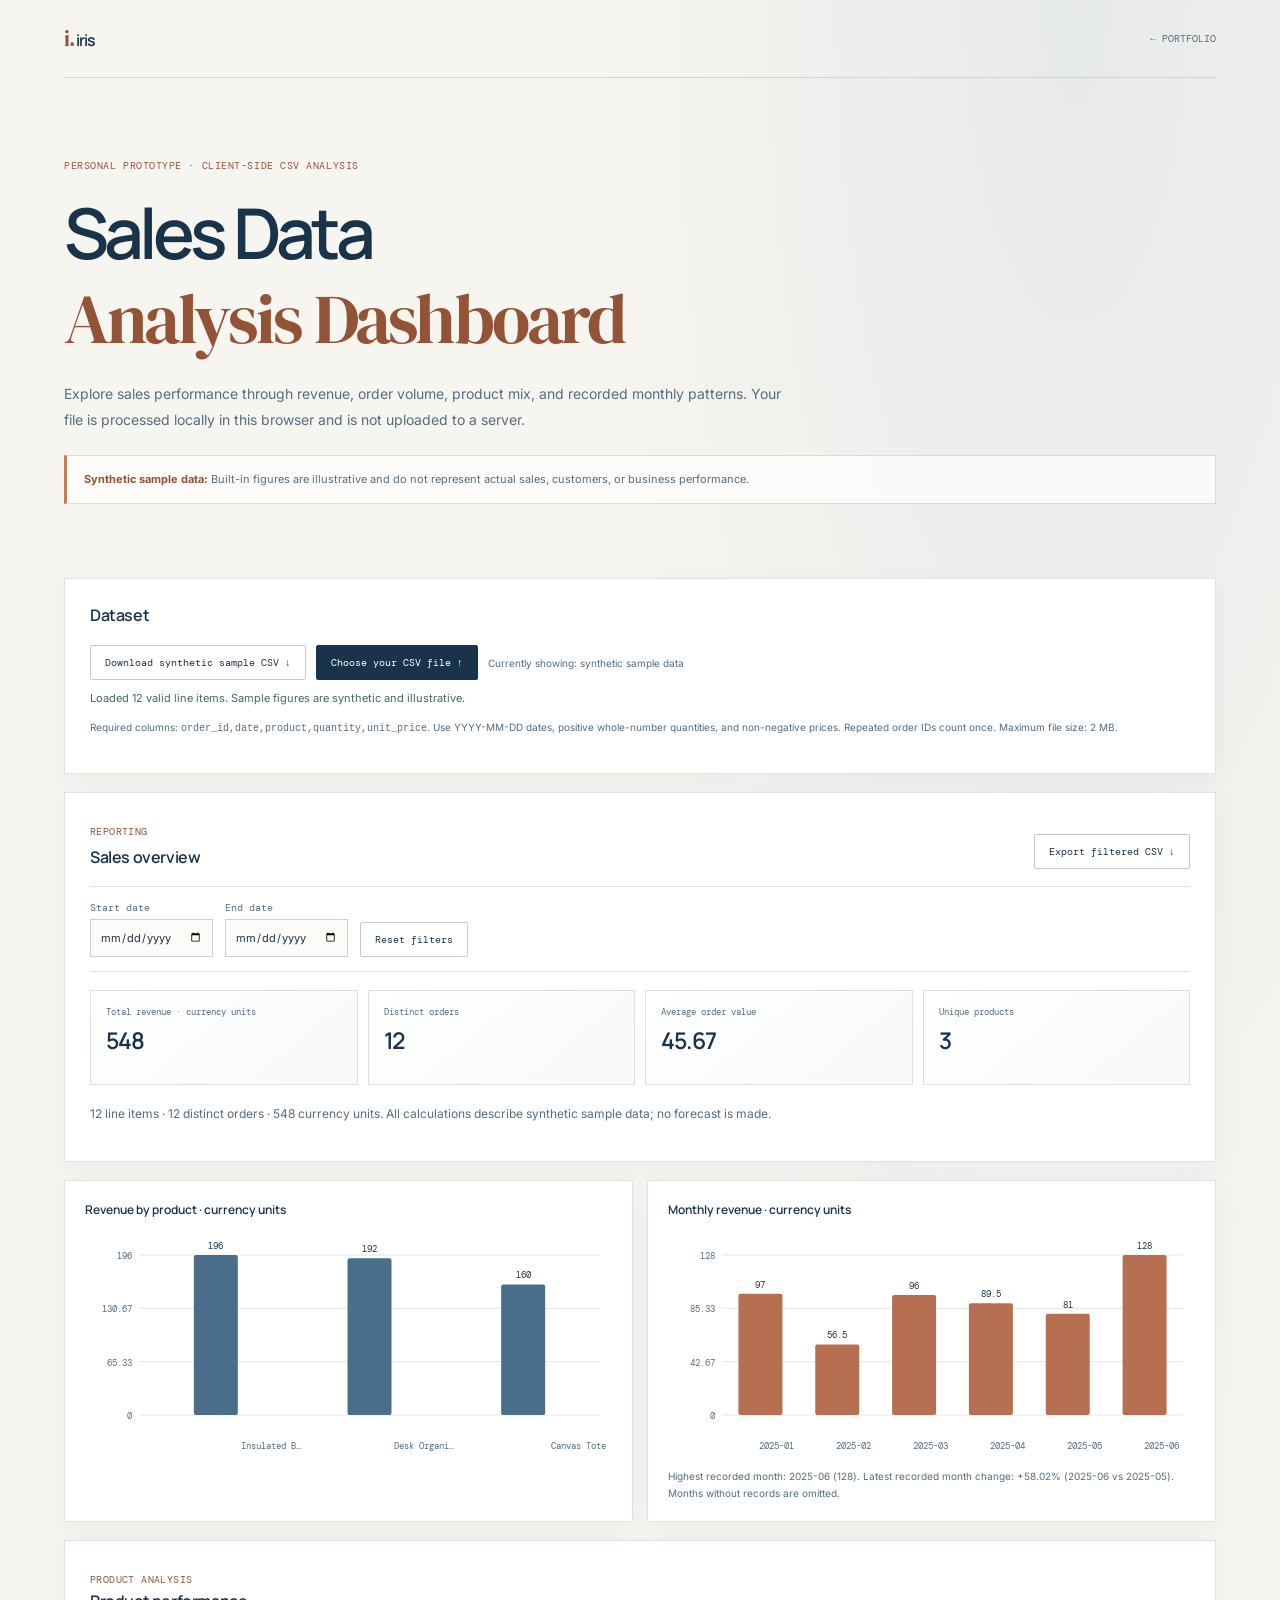
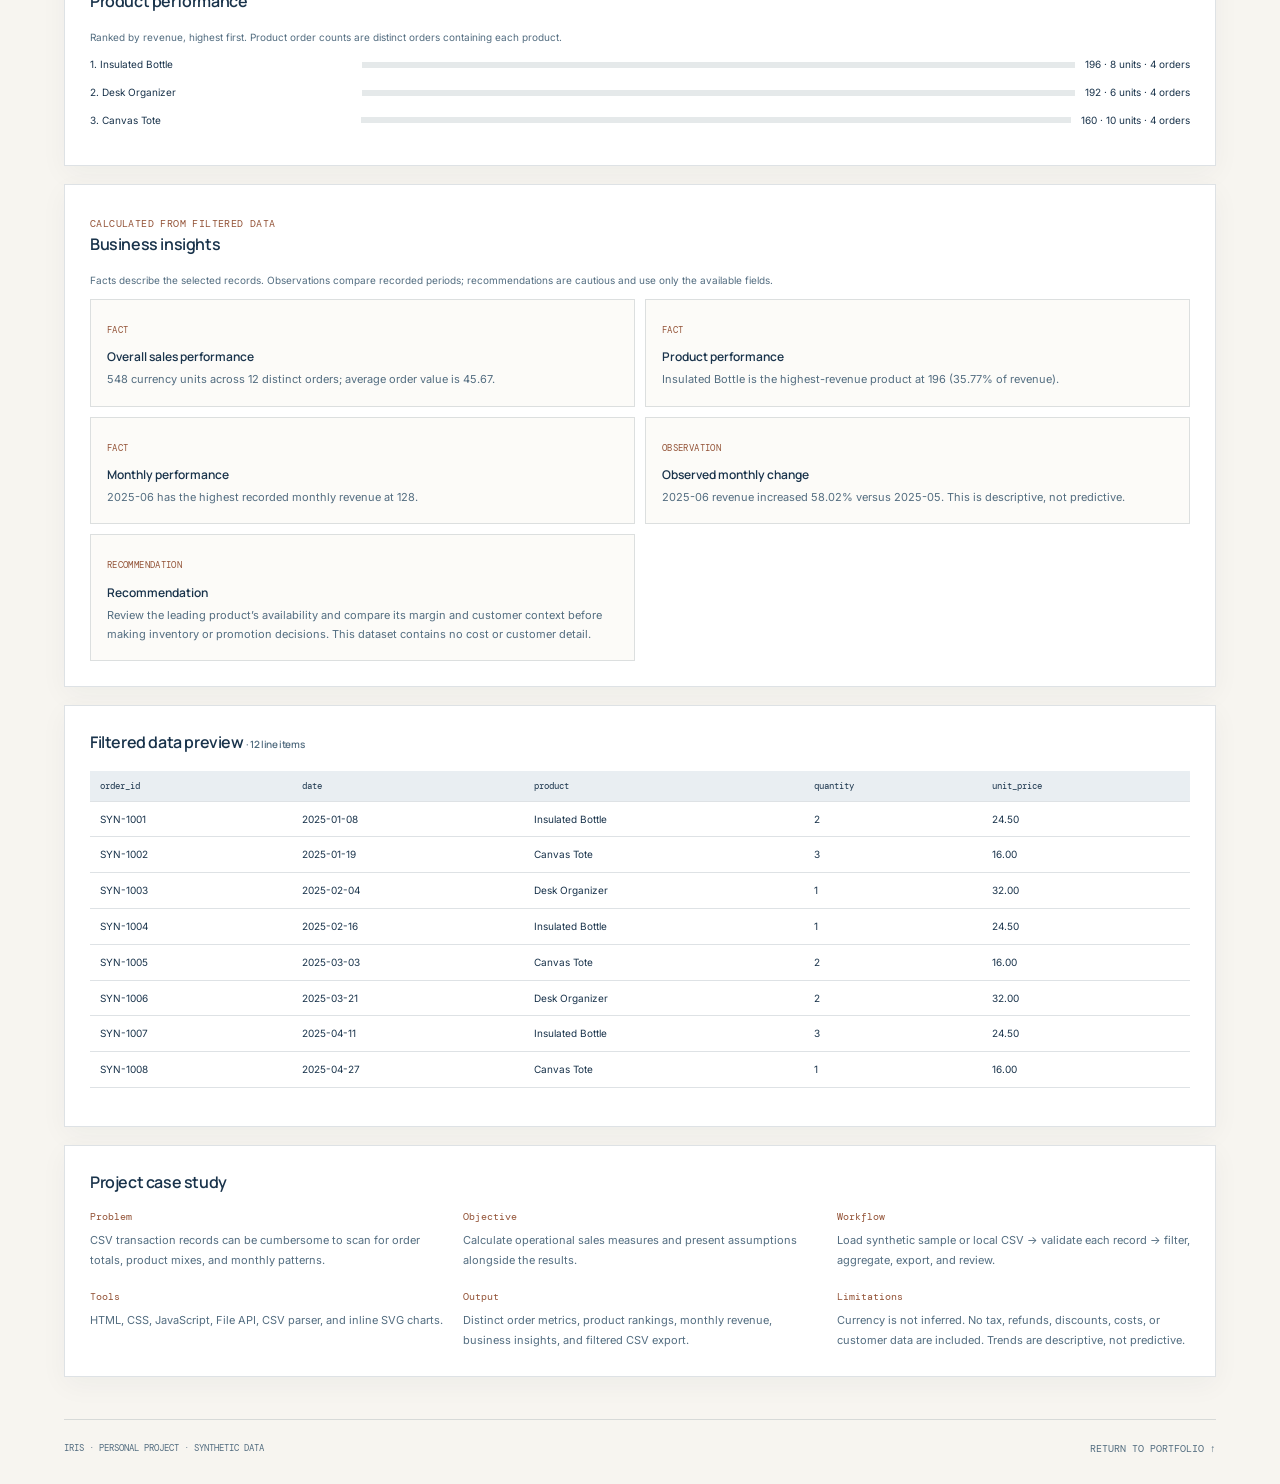
<file: projects/sales-dashboard.html>
<!doctype html>
<html lang="en">
<head>
  <meta charset="utf-8"><meta name="viewport" content="width=device-width, initial-scale=1"><meta name="theme-color" content="#F7F5F0">
  <meta name="description" content="An in-browser sales dashboard using clearly synthetic sample data and local CSV analysis.">
  <title>Sales Data Analysis Dashboard — Iris</title><link rel="icon" href="../favicon.svg"><link rel="stylesheet" href="./demo.css"><script type="module" src="./sales-dashboard.js"></script>
</head>
<body><div class="demo-shell">
  <header class="demo-header"><a class="demo-brand" href="../index.html"><b>i.</b> iris</a><a class="demo-back" href="../index.html#projects">← PORTFOLIO</a></header>
  <main>
    <section class="demo-hero"><span class="demo-kicker">PERSONAL PROTOTYPE · CLIENT-SIDE CSV ANALYSIS</span><h1>Sales Data<br><em>Analysis Dashboard</em></h1><p class="demo-lede">Explore sales performance through revenue, order volume, product mix, and recorded monthly patterns. Your file is processed locally in this browser and is not uploaded to a server.</p>
      <div class="demo-note"><strong>Synthetic sample data:</strong> Built-in figures are illustrative and do not represent actual sales, customers, or business performance.</div>
    </section>
    <section class="demo-card"><h2>Dataset</h2><div class="demo-actions"><a class="demo-button" href="./sample-sales.csv" download>Download synthetic sample CSV ↓</a><label class="demo-button primary" for="csv-upload">Choose your CSV file ↑</label><input class="sr-only" id="csv-upload" type="file" accept=".csv,text/csv"><span id="dataset-label" class="demo-help">Currently showing: synthetic sample data</span></div><p id="dashboard-status" class="demo-status" role="status" aria-live="polite"></p><p class="demo-help">Required columns: <code>order_id,date,product,quantity,unit_price</code>. Use YYYY-MM-DD dates, positive whole-number quantities, and non-negative prices. Repeated order IDs count once. Maximum file size: 2 MB.</p></section>
    <section class="demo-card"><div class="section-head"><div><span class="demo-label">REPORTING</span><h2>Sales overview</h2></div><button id="export-csv" class="demo-button" type="button" disabled>Export filtered CSV ↓</button></div><div class="filter-row"><label>Start date<input id="start-date" type="date" aria-label="Start date"></label><label>End date<input id="end-date" type="date" aria-label="End date"></label><button id="reset-filters" class="demo-button quiet" type="button">Reset filters</button></div><div class="metric-grid"><div class="metric"><span>Total revenue · currency units</span><strong id="metric-revenue">—</strong></div><div class="metric"><span>Distinct orders</span><strong id="metric-orders">—</strong></div><div class="metric"><span>Average order value</span><strong id="metric-aov">—</strong></div><div class="metric"><span>Unique products</span><strong id="metric-products">—</strong></div></div><p id="business-summary" class="summary-text">Loading synthetic sample data…</p></section>
    <div class="dashboard-grid"><section class="chart-card"><h3>Revenue by product · currency units</h3><div class="chart-wrap" id="product-chart" aria-label="Revenue by product chart"></div></section><section class="chart-card"><h3>Monthly revenue · currency units</h3><div class="chart-wrap" id="monthly-chart" aria-label="Monthly revenue chart"></div><p id="monthly-summary" class="demo-help"></p></section></div>
    <section class="demo-card"><span class="demo-label">PRODUCT ANALYSIS</span><h2>Product performance</h2><p class="demo-help">Ranked by revenue, highest first. Product order counts are distinct orders containing each product.</p><div id="product-performance"></div></section>
    <section class="demo-card"><span class="demo-label">CALCULATED FROM FILTERED DATA</span><h2>Business insights</h2><p class="demo-help">Facts describe the selected records. Observations compare recorded periods; recommendations are cautious and use only the available fields.</p><div id="business-insights" class="insight-grid"></div></section>
    <section class="demo-card"><h2>Filtered data preview <span id="row-count" class="demo-help"></span></h2><div id="data-preview" class="data-table-wrap"><p class="demo-help">Rows will appear here after a valid dataset is loaded.</p></div></section>
    <section class="demo-card"><h2>Project case study</h2><div class="case-study"><div><h3>Problem</h3><p>CSV transaction records can be cumbersome to scan for order totals, product mixes, and monthly patterns.</p></div><div><h3>Objective</h3><p>Calculate operational sales measures and present assumptions alongside the results.</p></div><div><h3>Workflow</h3><p>Load synthetic sample or local CSV → validate each record → filter, aggregate, export, and review.</p></div><div><h3>Tools</h3><p>HTML, CSS, JavaScript, File API, CSV parser, and inline SVG charts.</p></div><div><h3>Output</h3><p>Distinct order metrics, product rankings, monthly revenue, business insights, and filtered CSV export.</p></div><div><h3>Limitations</h3><p>Currency is not inferred. No tax, refunds, discounts, costs, or customer data are included. Trends are descriptive, not predictive.</p></div></div></section>
  </main><footer class="demo-footer"><span>IRIS · PERSONAL PROJECT · SYNTHETIC DATA</span><a class="demo-back" href="../index.html#projects">RETURN TO PORTFOLIO ↑</a></footer>
</div></body></html>
</file>
<file: styles.css>
:root {
  color-scheme: light;
  --paper: #F7F5F0;
  --mist: #E9EEF2;
  --ink: #19334B;
  --slate: #536D80;
  --blue: #B7C8D8;
  --terracotta: #C77B5A;
  --terracotta-ink: #935337;
  --white: #FFFFFF;
  --line: rgba(25, 51, 75, .13);
  --line-strong: rgba(25, 51, 75, .22);
  --soft-shadow: 0 18px 48px rgba(25, 51, 75, .08);
  --tiny-shadow: 0 6px 22px rgba(25, 51, 75, .06);
  --sans: "Inter", "PingFang SC", "Noto Sans SC", "Microsoft YaHei", sans-serif;
  --display: "Manrope", "Inter", "PingFang SC", "Noto Sans SC", "Microsoft YaHei", sans-serif;
  --serif: "DM Serif Display", Georgia, "Songti SC", serif;
  --mono: "DM Mono", "SFMono-Regular", Consolas, monospace;
}

* { box-sizing: border-box; }
html { scroll-behavior: smooth; scroll-padding-top: 92px; }
body {
  margin: 0;
  color: var(--ink);
  background:
    radial-gradient(ellipse at 86% 8%, rgba(183, 200, 216, .24), transparent 35rem),
    radial-gradient(ellipse at 5% 54%, rgba(199, 123, 90, .045), transparent 30rem),
    var(--paper);
  font-family: var(--sans);
  font-size: 15px;
  line-height: 1.72;
  letter-spacing: -.015em;
  -webkit-font-smoothing: antialiased;
}
body::before {
  content: "";
  pointer-events: none;
  position: fixed;
  inset: 0;
  z-index: -1;
  opacity: .17;
  background-image: radial-gradient(rgba(25, 51, 75, .16) .55px, transparent .55px);
  background-size: 5px 5px;
  mask-image: linear-gradient(to bottom, black, transparent 75%);
}
a { color: inherit; }
button { font: inherit; }
:focus-visible { outline: 3px solid rgba(199, 123, 90, .65); outline-offset: 4px; }
.site-shell { max-width: 1920px; margin: 0 auto; overflow: clip; }
.section-wrap { width: min(1160px, calc(100% - 112px)); margin-inline: auto; }

/* Navigation */
.header {
  height: 82px;
  padding: 0 max(56px, calc((100vw - 1160px) / 2));
  display: flex;
  align-items: center;
  justify-content: space-between;
  position: sticky;
  top: 0;
  z-index: 20;
  border-bottom: 1px solid rgba(25, 51, 75, .09);
  background: rgba(247, 245, 240, .88);
  backdrop-filter: blur(18px);
}
.brand { display: inline-flex; align-items: center; gap: 10px; color: var(--ink); text-decoration: none; }
.brand-mark {
  width: 31px; height: 31px; border: 1px solid rgba(25, 51, 75, .32); border-radius: 50%;
  display: grid; place-content: center; padding-bottom: 3px; font: 500 17px/1 var(--serif);
}
.brand-mark span, .brand-period { color: var(--terracotta-ink); }
.brand-name { font: 650 18px/1 var(--display); letter-spacing: -.075em; }
.nav { display: flex; align-items: center; gap: 35px; margin-left: 70px; }
.nav a, .header-contact, .lang-switch { color: var(--slate); font-size: 12px; text-decoration: none; transition: color .2s ease; }
.nav a:hover, .header-contact:hover, .lang-switch:hover { color: var(--terracotta-ink); }
.header-actions { display: flex; align-items: center; gap: 24px; }
.lang-switch { border: 0; background: transparent; padding: 8px 0; color: var(--ink); font: 11px var(--mono); cursor: pointer; }
.lang-switch span { color: #8797a2; margin-inline: 4px; }
.header-contact { display: inline-flex; align-items: center; gap: 10px; color: var(--ink); }
.header-contact span:last-child { color: var(--terracotta-ink); }
.menu-button { display: none; }

/* Hero */
.hero {
  min-height: 690px;
  position: relative;
  display: flex;
  align-items: center;
  padding-block: 64px 104px;
  isolation: isolate;
}
.hero::before {
  content: ""; position: absolute; z-index: -1; width: 520px; height: 520px; border-radius: 50%;
  top: 30px; right: -90px; background: radial-gradient(circle, rgba(183, 200, 216, .23), rgba(233, 238, 242, .08) 50%, transparent 72%);
}
.hero-copy { width: 54%; position: relative; z-index: 2; padding-top: 4px; }
.eyebrow { display: flex; align-items: center; gap: 12px; color: var(--slate); font: 10px var(--mono); letter-spacing: .075em; }
.hero-eyebrow { margin-bottom: 27px; }
.status-dot { width: 7px; height: 7px; border-radius: 50%; background: #6d927e; box-shadow: 0 0 0 4px rgba(109, 146, 126, .12); }
h1, h2, h3, p { margin-top: 0; }
.hero h1 {
  margin: 0 0 24px; font: 550 clamp(78px, 9.5vw, 124px)/.98 var(--display); letter-spacing: -.09em;
}
.hero h1 em, h2 em { font: 500 1em var(--serif); letter-spacing: -.055em; }
.hero h1 em { color: var(--terracotta-ink); }
.hero-role { max-width: 470px; margin: 0 0 15px; color: var(--ink); font: 550 13px/1.7 var(--display); letter-spacing: -.025em; }
.hero-intro { max-width: 465px; margin-bottom: 26px; color: var(--slate); font-size: 15px; line-height: 1.85; }
.hero-buttons { display: flex; align-items: center; gap: 16px; }
.button {
  min-height: 48px; padding: 0 18px; display: inline-flex; align-items: center; justify-content: center; gap: 22px;
  font-size: 12px; font-weight: 550; text-decoration: none; transition: background .2s, color .2s, transform .2s, box-shadow .2s;
}
.button:hover { transform: translateY(-2px); }
.button-primary { color: var(--white); background: var(--ink); box-shadow: 0 8px 20px rgba(25, 51, 75, .12); }
.button-primary:hover { background: #254968; box-shadow: 0 12px 25px rgba(25, 51, 75, .18); }
.button-primary span:last-child { color: #e2b39b; font-size: 15px; }
.button-quiet { color: var(--ink); padding-inline: 8px; }
.button-quiet:hover { color: var(--terracotta-ink); }
.button-quiet span:last-child { color: var(--terracotta-ink); font-size: 15px; }
.hero-location { position: static; display: flex; align-items: center; gap: 11px; margin-top: 26px; color: var(--slate); font: 10px var(--mono); letter-spacing: .005em; }
.location-line { width: 27px; height: 1px; background: var(--terracotta); }
.hero-art { position: absolute; top: 48px; right: -30px; width: 56%; height: 560px; display: grid; place-items: center; }
.orb-stage { width: min(100%, 560px); height: 500px; position: relative; display: grid; place-items: center; isolation: isolate; transform: translate(var(--pointer-x, 0), var(--pointer-y, 0)); transition: transform .35s ease; }
.orb-halo { position: absolute; width: 370px; height: 370px; border-radius: 50%; background: radial-gradient(circle, rgba(183, 200, 216, .52), rgba(183, 200, 216, .17) 43%, transparent 72%); filter: blur(13px); }
.orb {
  width: 248px; height: 248px; position: relative; z-index: 2; border-radius: 47% 53% 50% 50% / 51% 45% 55% 49%;
  background:
    radial-gradient(ellipse at 31% 22%, rgba(255,255,255,.97), rgba(255,255,255,.28) 15%, transparent 34%),
    radial-gradient(ellipse at 70% 74%, rgba(199,123,90,.4), transparent 30%),
    radial-gradient(ellipse at 34% 68%, rgba(150,181,203,.55), transparent 45%),
    linear-gradient(137deg, rgba(255,255,255,.91), rgba(183,200,216,.72) 43%, rgba(255,255,255,.77) 69%, rgba(117,151,174,.62));
  border: 1px solid rgba(255,255,255,.92);
  box-shadow: inset -26px -25px 48px rgba(48,78,100,.19), inset 16px 12px 33px rgba(255,255,255,.86), inset 0 0 17px rgba(255,255,255,.75), 0 30px 58px rgba(60,86,106,.2), 0 5px 16px rgba(255,255,255,.72);
  backdrop-filter: blur(8px); animation: orb-float 9s ease-in-out infinite;
}
.orb::before { content: ""; position: absolute; inset: 10px 13px 24px 15px; border-radius: 50%; border-top: 1px solid rgba(255,255,255,.98); border-left: 1px solid rgba(255,255,255,.78); transform: rotate(-32deg); }
.orb::after { content: ""; position: absolute; inset: 0; border-radius: inherit; background: linear-gradient(124deg,rgba(255,255,255,.34),transparent 36%,transparent 67%,rgba(255,255,255,.32)); mix-blend-mode: screen; }
.orb-core { position: absolute; width: 88px; height: 88px; left: 75px; top: 78px; border-radius: 50%; background: radial-gradient(circle at 35% 32%,rgba(255,255,255,.9),rgba(183,200,216,.34) 52%,rgba(199,123,90,.16)); filter: blur(1px); box-shadow: 0 0 32px rgba(255,255,255,.68); }
.orb-glint { position: absolute; top: 37px; left: 57px; width: 29px; height: 9px; border-radius: 50%; background: white; filter: blur(5px); opacity: .95; transform: rotate(-42deg); }
.orb-latitude { position: absolute; width: 100%; height: 62px; top: 92px; border-radius: 50%; border-top: 1px solid rgba(255,255,255,.88); border-bottom: 1px solid rgba(25,51,75,.1); transform: rotate(-24deg); }
.orb-longitude { position: absolute; inset: 4px 50px; border: 1px solid rgba(255,255,255,.46); border-radius: 50%; transform: rotate(27deg); }
.orbit { position: absolute; width: 420px; height: 153px; border: 1px solid rgba(83,109,128,.32); border-radius: 50%; transform: rotate(-31deg); }
.orbit-one { width: 409px; height: 137px; border-color: rgba(83,109,128,.4); transform: rotate(-33deg); }
.orbit-two { width: 475px; height: 185px; border-color: rgba(83,109,128,.2); transform: rotate(56deg); }
.orbit-three { width: 466px; height: 263px; border-color: rgba(199,123,90,.22); transform: rotate(-69deg); }
.orbit-spark { position: absolute; z-index: 3; width: 7px; height: 7px; border-radius: 50%; background: var(--terracotta); box-shadow: 0 0 0 5px rgba(199,123,90,.12), 0 0 18px rgba(199,123,90,.4); }
.spark-one { top: 115px; right: 92px; width: 5px; height: 5px; }
.spark-two { bottom: 124px; left: 116px; width: 4px; height: 4px; background: #698ca5; box-shadow: 0 0 0 4px rgba(105,140,165,.13); }
.orbit-label { position: absolute; color: var(--slate); font: 9px var(--mono); letter-spacing: .035em; }
.orbit-label span { color: var(--terracotta-ink); padding: 0 3px; }
.label-top { top: 54px; left: 56px; }
.label-bottom { right: 17px; bottom: 47px; }
.scroll-cue { position: absolute; left: 0; bottom: 39px; display: flex; align-items: center; gap: 12px; color: var(--slate); font: 9px var(--mono); text-decoration: none; }
.scroll-cue span:first-child { width: 19px; height: 31px; border: 1px solid rgba(25,51,75,.4); border-radius: 12px; position: relative; }
.scroll-cue span:first-child::after { content: ""; position: absolute; top: 6px; left: 8px; width: 1px; height: 6px; background: var(--terracotta); animation: scroll-dot 1.9s infinite; }
.hero-index { position: absolute; bottom: 47px; right: 0; color: var(--slate); font: 10px var(--mono); }
.hero-index span { color: var(--terracotta-ink); padding-inline: 6px; }

/* Editorial sections */
.section { padding-top: 132px; }
.section-heading { margin-bottom: 55px; }
.section-heading .eyebrow, .education-heading .eyebrow { margin-bottom: 23px; }
.section-number { color: var(--terracotta-ink); }
h2 { margin: 0; font: 550 clamp(43px, 5.7vw, 70px)/1.12 var(--display); letter-spacing: -.065em; }
h2 em { color: var(--terracotta-ink); }
.about-grid { display: grid; grid-template-columns: 1fr 1fr; gap: 82px; padding: 27px 0 73px; border-top: 1px solid var(--line); }
.about-lede { max-width: 470px; margin: 0; color: var(--ink); font: 500 22px/1.65 var(--display); letter-spacing: -.035em; }
.about-body { max-width: 475px; color: var(--slate); font-size: 14px; line-height: 1.9; }
.about-body p { margin-bottom: 16px; }
.about-note { margin-top: 28px; display: flex; align-items: center; gap: 13px; color: var(--terracotta-ink); font: italic 17px var(--serif); }
.note-rule { width: 24px; height: 1px; background: var(--terracotta); }
.values-row { display: grid; grid-template-columns: repeat(3,1fr); border: 1px solid var(--line); background: rgba(255,255,255,.54); }
.value-card { min-height: 146px; padding: 23px 23px; display: flex; align-items: flex-start; gap: 19px; position: relative; transition: background .2s; }
.value-card:hover { background: var(--white); }
.value-card + .value-card { border-left: 1px solid var(--line); }
.value-index { padding-top: 4px; color: var(--terracotta-ink); font: 10px var(--mono); }
.value-card h3 { margin: 0 0 7px; font: 600 15px var(--display); }
.value-card p { max-width: 205px; margin: 0; color: var(--slate); font-size: 12px; line-height: 1.7; }
.value-arrow { position: absolute; top: 21px; right: 20px; color: #8295a2; font-size: 12px; }
.split-heading { display: flex; align-items: flex-end; justify-content: space-between; gap: 30px; }
.heading-aside { max-width: 275px; margin: 0 0 6px; color: var(--slate); font-size: 13px; line-height: 1.8; }

/* Experience */
.experience { padding-bottom: 8px; }
.experience-card { padding: 38px 40px 30px; border: 1px solid var(--line); background: var(--white); box-shadow: var(--tiny-shadow); }
.experience-top { display: flex; align-items: flex-start; justify-content: space-between; gap: 20px; }
.experience-org, .experience-date { color: var(--terracotta-ink); font: 10px var(--mono); letter-spacing: .045em; }
.experience-org span { padding-inline: 3px; color: #91a0aa; }
.experience-top h3 { margin: 12px 0 12px; font: 600 21px/1.45 var(--display); letter-spacing: -.035em; }
.experience-date { color: var(--slate); white-space: nowrap; margin-top: 3px; }
.experience-summary { max-width: 630px; margin: 0 0 25px; color: var(--slate); font-size: 13px; line-height: 1.8; }
.experience-rule { height: 1px; background: var(--line); margin-bottom: 21px; }
.experience-list { display: grid; grid-template-columns: 1fr 1fr; gap: 13px 40px; padding: 0; margin: 0 0 27px; list-style: none; }
.experience-list li { position: relative; padding-left: 19px; color: var(--ink); font-size: 12px; line-height: 1.75; }
.experience-list li::before { content: "↗"; position: absolute; left: 0; top: 0; color: var(--terracotta-ink); font-size: 10px; }
.experience-foot { display: flex; flex-wrap: wrap; gap: 8px; }
.experience-tag { padding: 6px 9px; border: 1px solid rgba(83,109,128,.24); color: var(--slate); font: 9px var(--mono); letter-spacing: .025em; }

/* Education and skills */
.education { display: grid; grid-template-columns: 1fr .95fr; gap: 65px; align-items: center; padding-top: 142px; }
.education-heading .eyebrow { margin-bottom: 23px; }
.education-card { min-height: 190px; padding: 28px 29px; display: flex; align-items: center; gap: 20px; position: relative; border: 1px solid rgba(25,51,75,.12); background: linear-gradient(135deg, rgba(183,200,216,.28), rgba(255,255,255,.9) 75%); box-shadow: var(--tiny-shadow); }
.education-glyph { width: 48px; height: 48px; display: grid; place-items: center; flex: 0 0 auto; font: 27px/1 var(--sans); }
.education-type { color: var(--terracotta-ink); font: 9px var(--mono); letter-spacing: .055em; }
.education-copy h3 { max-width: 280px; margin: 9px 0 4px; font: 600 17px/1.45 var(--display); }
.education-copy p { margin: 0 0 12px; color: var(--slate); font-size: 12px; }
.education-date { color: var(--slate); font: 10px var(--mono); }
.education-marker { position: absolute; top: 20px; right: 21px; color: var(--terracotta-ink); font-size: 14px; }
.coursework { grid-column: 1 / -1; display: grid; grid-template-columns: 220px 1fr; gap: 25px; padding-top: 19px; }
.coursework-heading h3 { margin: 0; color: var(--ink); font: 600 18px/1.4 var(--display); letter-spacing: -.025em; }
.coursework-heading p { margin: 9px 0 0; color: var(--slate); font-size: 11px; line-height: 1.7; }
.coursework-grid { display: grid; grid-template-columns: repeat(2, minmax(0, 1fr)); gap: 0 27px; border-top: 1px solid var(--line); }
.coursework-card { padding: 17px 0 16px; border-bottom: 1px solid var(--line); }
.coursework-category, .software-category { margin: 0 0 10px; color: var(--terracotta-ink); font: 10px/1.55 var(--mono); letter-spacing: .015em; }
.coursework-list, .software-list { display: grid; gap: 6px; padding: 0; margin: 0; list-style: none; }
.coursework-list li { position: relative; padding-left: 13px; color: var(--slate); font-size: 11px; line-height: 1.65; }
.coursework-list li::before { content: "·"; position: absolute; left: 0; color: var(--terracotta); }
.skills { padding-top: 147px; }
.skills-board { border-top: 1px solid var(--line); }
.skill-group { display: grid; grid-template-columns: 220px 1fr; gap: 25px; padding: 26px 0; border-bottom: 1px solid var(--line); }
.skill-group-label { display: flex; align-items: flex-start; gap: 13px; padding-top: 6px; color: var(--slate); font: 10px var(--mono); letter-spacing: .025em; }
.skill-group-label span:first-child { color: var(--terracotta-ink); }
.skill-chips { display: flex; flex-wrap: wrap; gap: 8px; }
.skill-chips span { padding: 9px 12px; border: 1px solid rgba(25,51,75,.16); background: rgba(255,255,255,.56); color: var(--ink); font-size: 11px; transition: border-color .2s, background .2s, transform .2s; }
.skill-chips span:hover { border-color: rgba(199,123,90,.65); background: var(--white); transform: translateY(-1px); }
.learning-chips span { border-style: dashed; background: transparent; color: var(--slate); }
.learning-caption { grid-column: 2; display: flex; align-items: center; gap: 8px; margin: -14px 0 0; color: var(--slate); font-size: 10px; }
.learning-caption span:first-child { width: 6px; height: 6px; border-radius: 50%; background: var(--terracotta); }
.skill-chip-with-note { display: inline-flex; align-items: center; flex-wrap: wrap; gap: 3px 7px; }
.skill-chip-with-note small { color: var(--slate); font: 9px/1.35 var(--mono); }
.software { padding-top: 119px; }
.software .section-heading { margin-bottom: 37px; }
.software h2 { font-size: clamp(38px, 4.8vw, 58px); }
.software-grid { display: grid; grid-template-columns: repeat(3, minmax(0, 1fr)); border-top: 1px solid var(--line); border-bottom: 1px solid var(--line); background: rgba(255,255,255,.42); }
.software-card { min-width: 0; padding: 23px 22px 25px; }
.software-card + .software-card { border-left: 1px solid var(--line); }
.software-category { min-height: 32px; margin-bottom: 15px; font-size: 9px; }
.software-list { gap: 10px; }
.software-list li { color: var(--ink); font-size: 12px; line-height: 1.55; }

/* Project cards and contact */
.projects { padding-top: 149px; padding-bottom: 130px; }
.project-list { border-top: 1px solid var(--line); }
.project-card { border-bottom: 1px solid var(--line); transition: background .25s; }
.project-card:hover, .project-card[open] { background: rgba(255,255,255,.42); }
.project-summary { display: grid; grid-template-columns: 66px 1fr 42px 28px; gap: 12px; align-items: start; padding: 27px 8px 27px 0; cursor: pointer; list-style: none; }
.project-summary::-webkit-details-marker { display: none; }
.project-number { padding-top: 5px; color: var(--terracotta-ink); font: 10px var(--mono); }
.project-meta { display: flex; flex-wrap: wrap; align-items: center; gap: 12px; margin-bottom: 10px; }
.project-kind, .project-status { color: var(--slate); font: 9px var(--mono); letter-spacing: .035em; }
.project-status { display: inline-flex; align-items: center; gap: 6px; color: #536d62; }
.project-status i { width: 6px; height: 6px; border-radius: 50%; background: #6d927e; }
.status-concept { color: var(--terracotta-ink); }
.status-concept i { background: var(--terracotta); }
.status-planned { color: var(--slate); }
.status-planned i { background: #8c9daa; }
.project-main h3 { margin: 0 0 7px; color: var(--ink); font: 600 20px/1.4 var(--display); letter-spacing: -.035em; }
.project-main p { max-width: 650px; margin: 0; color: var(--slate); font-size: 12px; line-height: 1.7; }
.project-arrow { padding-top: 34px; color: var(--terracotta-ink); font-size: 15px; transition: transform .2s; }
.project-summary:hover .project-arrow { transform: translate(3px,-3px); }
.project-toggle { width: 25px; height: 25px; display: grid; place-items: center; border: 1px solid var(--line-strong); border-radius: 50%; color: var(--ink); font-size: 16px; font-weight: 400; transition: transform .25s, background .25s; }
.project-card[open] .project-toggle { transform: rotate(45deg); background: rgba(199,123,90,.1); }
.project-detail { display: grid; grid-template-rows: 0fr; transition: grid-template-rows .35s ease; }
.project-card[open] .project-detail { grid-template-rows: 1fr; }
.project-detail-inner { overflow: hidden; display: grid; grid-template-columns: repeat(3,1fr); gap: 24px; padding: 0 48px 0 78px; transition: padding .35s ease; }
.project-card[open] .project-detail-inner { padding-bottom: 25px; }
.project-detail-inner > div > span { color: var(--terracotta-ink); font: 9px var(--mono); letter-spacing: .035em; }
.project-detail-inner p { margin: 7px 0 0; color: var(--slate); font-size: 11px; line-height: 1.75; }
.project-demo-link { grid-column: 1/-1; justify-self: start; display: inline-flex; align-items: center; gap: 13px; padding: 4px 0 7px; border-bottom: 1px solid rgba(147,83,55,.52); color: var(--ink); font-size: 11px; text-decoration: none; transition: color .2s, border-color .2s; }
.project-demo-link:hover { color: var(--terracotta-ink); border-color: var(--terracotta); }
.contact { position: relative; padding: 56px 62px 53px; border: 1px solid rgba(25,51,75,.12); background: linear-gradient(115deg, rgba(233,238,242,.88), rgba(255,255,255,.78)); }
.contact-topline { display: flex; justify-content: space-between; align-items: center; margin-bottom: 29px; }
.contact-decoration { color: var(--terracotta); font-size: 22px; transform: rotate(17deg); }
.contact h2 { margin-bottom: 21px; font-size: clamp(60px,8vw,96px); line-height: 1; }
.contact h2 em { color: var(--terracotta-ink); }
.contact-lede { max-width: 520px; margin-bottom: 23px; color: var(--slate); font-size: 13px; line-height: 1.85; }
.contact-actions { display: flex; align-items: center; gap: 18px; }
.contact-button { min-height: 47px; }
.contact-note { color: var(--slate); font: 11px var(--mono); }
.contact-links { display: flex; align-items: center; flex-wrap: wrap; gap: 22px; margin-top: 39px; }
.contact-links a, .contact-links > span { color: var(--slate); font: 10px var(--mono); letter-spacing: .025em; text-decoration: none; }
.contact-links a:hover { color: var(--terracotta-ink); }
.contact-links a span { color: var(--terracotta-ink); margin-left: 4px; }
.contact-links > span { color: #788b99; }
.footer { min-height: 89px; display: grid; grid-template-columns: 1fr 1.2fr auto auto auto; align-items: center; gap: 24px; border-top: 1px solid var(--line); }
.footer-brand .brand-mark { width: 25px; height: 25px; font-size: 14px; }
.footer-brand .brand-name { font-size: 15px; }
.footer-copy { color: var(--slate); font-size: 11px; }
.footer-social { justify-self: center; color: var(--slate); font: 9px var(--mono); text-decoration: none; }
.footer-social:hover { color: var(--terracotta-ink); }
.back-top { justify-self: center; display: flex; align-items: center; gap: 10px; color: var(--slate); font: 9px var(--mono); text-decoration: none; }
.back-top span:last-child { color: var(--terracotta-ink); font-size: 14px; }
.footer-copyright { justify-self: end; color: #748795; font: 9px var(--mono); }

/* Motion and responsive composition */
.reveal { opacity: 0; transform: translateY(18px); transition: opacity .7s cubic-bezier(.22,.8,.25,1), transform .7s cubic-bezier(.22,.8,.25,1); }
.reveal.is-visible { opacity: 1; transform: translateY(0); }
@keyframes orb-float { 0%,100% { transform: translateY(0) rotate(-4deg); } 50% { transform: translateY(-10px) rotate(2deg); } }
@keyframes scroll-dot { 0% { transform: translateY(0); opacity: 0; } 25%,75% { opacity: 1; } 100% { transform: translateY(10px); opacity: 0; } }
@media (max-width: 900px) {
  .section-wrap { width: calc(100% - 64px); }
  .header { padding-inline: 32px; }
  .nav { gap: 22px; margin-left: 20px; }
  .hero { min-height: 650px; }
  .hero-art { right: -100px; width: 60%; opacity: .88; }
  .hero-copy { width: 62%; }
  .hero h1 { font-size: clamp(78px,11vw,108px); }
  .about-grid { gap: 45px; }
  .education { gap: 32px; }
  .coursework { grid-template-columns: 1fr; gap: 17px; }
  .coursework-grid { gap: 0 20px; }
  .experience-card { padding: 31px; }
  .skill-group { grid-template-columns: 180px 1fr; }
}
@media (max-width: 650px) {
  html { scroll-padding-top: 70px; }
  body { font-size: 14px; }
  .section-wrap { width: calc(100% - 42px); }
  .header { height: 68px; padding-inline: 21px; }
  .brand-mark { width: 27px; height: 27px; }
  .brand-name { font-size: 16px; }
  .nav { display: none; position: absolute; top: 67px; inset-inline: 0; padding: 17px 22px 20px; margin: 0; flex-direction: column; align-items: flex-start; gap: 15px; border-bottom: 1px solid var(--line); background: rgba(247,245,240,.98); box-shadow: var(--tiny-shadow); }
  .nav.nav-open { display: flex; }
  .nav a { font-size: 13px; }
  .header-actions { gap: 15px; }
  .header-contact { gap: 6px; font-size: 11px; }
  .menu-button { width: 28px; height: 30px; display: flex; flex-direction: column; justify-content: center; gap: 5px; padding: 4px; border: 0; background: transparent; }
  .menu-button span { width: 18px; height: 1px; background: var(--ink); transition: transform .2s; }
  .menu-button[aria-expanded="true"] span:first-child { transform: translateY(3px) rotate(45deg); }
  .menu-button[aria-expanded="true"] span:last-child { transform: translateY(-3px) rotate(-45deg); }
  .hero { min-height: 920px; align-items: flex-start; padding: 86px 0 100px; }
  .hero-copy { width: 100%; padding-top: 0; }
  .hero-eyebrow { margin-bottom: 22px; font-size: 9px; letter-spacing: .035em; }
  .hero h1 { margin-bottom: 19px; font-size: clamp(73px,18vw,104px); }
  .hero-role { max-width: 310px; margin-bottom: 11px; font-size: 11px; line-height: 1.65; }
  .hero-intro { max-width: 380px; margin-bottom: 20px; font-size: 13px; line-height: 1.75; }
  .hero-buttons { gap: 10px; }
  .button { min-height: 44px; padding-inline: 13px; gap: 14px; font-size: 11px; }
  .button-quiet { padding-inline: 3px; }
  .hero-art { top: 585px; right: -31px; width: 100%; height: 325px; opacity: .92; }
  .orb-stage { height: 330px; transform: scale(.76) translate(var(--pointer-x,0),var(--pointer-y,0)); transform-origin: center; }
  .orb { width: 224px; height: 224px; }
  .orb-core { left: 68px; top: 69px; }
  .orb-latitude { top: 81px; }
  .orbit-one { width: 370px; }
  .orbit-two { width: 428px; }
  .orbit-three { width: 414px; }
  .label-top { display: none; }
  .label-bottom { right: -4px; bottom: 15px; }
  .hero-location { gap: 8px; margin-top: 19px; font-size: 8px; line-height: 1.5; }
  .location-line { width: 17px; flex: 0 0 auto; }
  .scroll-cue { bottom: 35px; gap: 9px; font-size: 8px; }
  .scroll-cue span:first-child { width: 17px; height: 27px; }
  .hero-index { bottom: 43px; font-size: 9px; }
  .section { padding-top: 101px; }
  .section-heading { margin-bottom: 35px; }
  .section-heading .eyebrow, .education-heading .eyebrow { margin-bottom: 19px; }
  .eyebrow { gap: 9px; font-size: 9px; }
  h2 { font-size: clamp(40px,9.5vw,57px); }
  .about-grid { grid-template-columns: 1fr; gap: 20px; padding: 23px 0 42px; }
  .about-lede { font-size: 18px; line-height: 1.58; }
  .about-body { font-size: 12px; }
  .about-note { margin-top: 22px; font-size: 15px; }
  .values-row { grid-template-columns: 1fr; }
  .value-card { min-height: 96px; padding: 19px; gap: 15px; }
  .value-card + .value-card { border-top: 1px solid var(--line); border-left: 0; }
  .value-card h3 { font-size: 14px; }
  .value-card p { font-size: 11px; }
  .value-arrow { top: 20px; right: 19px; }
  .split-heading { display: block; }
  .heading-aside { max-width: 320px; margin-top: 15px; font-size: 12px; }
  .experience { padding-top: 101px; }
  .experience-card { padding: 23px 19px 20px; }
  .experience-top { display: block; }
  .experience-top h3 { margin: 10px 0 5px; font-size: 17px; }
  .experience-date { display: block; margin: 9px 0 16px; font-size: 9px; }
  .experience-summary { margin-bottom: 18px; font-size: 12px; }
  .experience-list { grid-template-columns: 1fr; gap: 11px; margin-bottom: 20px; }
  .experience-list li { font-size: 11px; }
  .experience-tag { padding: 6px 7px; font-size: 8px; }
  .education { grid-template-columns: 1fr; gap: 25px; padding-top: 104px; }
  .education-card { min-height: 155px; padding: 21px 17px; gap: 14px; }
  .education-glyph { width: 40px; height: 40px; }
  .education-copy h3 { max-width: 215px; font-size: 14px; }
  .education-copy p { font-size: 11px; }
  .education-date { font-size: 9px; }
  .coursework { gap: 13px; padding-top: 10px; }
  .coursework-heading h3 { font-size: 16px; }
  .coursework-grid { grid-template-columns: 1fr; }
  .coursework-card { padding: 14px 0; }
  .coursework-category { font-size: 9px; }
  .coursework-list li { font-size: 10px; }
  .skills { padding-top: 105px; }
  .skill-group { grid-template-columns: 1fr; gap: 13px; padding: 20px 0; }
  .skill-group-label { font-size: 9px; }
  .skill-chips { gap: 7px; }
  .skill-chips span { padding: 8px 10px; font-size: 10px; }
  .learning-caption { grid-column: 1; margin: -5px 0 0; }
  .skill-chip-with-note { gap: 2px 5px; }
  .skill-chip-with-note small { font-size: 8px; }
  .software { padding-top: 101px; }
  .software h2 { font-size: clamp(38px, 9vw, 52px); }
  .software .section-heading { margin-bottom: 28px; }
  .software-grid { grid-template-columns: 1fr; }
  .software-card { padding: 18px 16px 19px; }
  .software-card + .software-card { border-left: 0; border-top: 1px solid var(--line); }
  .software-category { min-height: 0; margin-bottom: 12px; }
  .software-list { grid-template-columns: repeat(2, minmax(0, 1fr)); gap: 8px 13px; }
  .software-list li { font-size: 10px; }
  .projects { padding-top: 105px; padding-bottom: 94px; }
  .project-summary { grid-template-columns: 31px 1fr 22px; gap: 8px; padding: 21px 0; }
  .project-meta { gap: 8px; margin-bottom: 8px; }
  .project-number { font-size: 9px; }
  .project-kind, .project-status { font-size: 8px; }
  .project-main h3 { font-size: 15px; }
  .project-main p { font-size: 11px; }
  .project-arrow { display: none; }
  .project-toggle { grid-column: 3; grid-row: 1; width: 21px; height: 21px; font-size: 14px; }
  .project-detail-inner { grid-template-columns: 1fr; gap: 15px; padding-inline: 39px 18px; }
  .project-card[open] .project-detail-inner { padding-bottom: 19px; }
  .project-detail-inner p { margin-top: 5px; font-size: 10px; }
  .contact { padding: 39px 23px 37px; }
  .contact-topline { margin-bottom: 26px; }
  .contact h2 { margin-bottom: 18px; font-size: clamp(54px,13vw,76px); }
  .contact-lede { font-size: 12px; }
  .contact-actions { align-items: flex-start; flex-direction: column; gap: 9px; }
  .contact-note { font-size: 9px; }
  .contact-links { gap: 15px; margin-top: 31px; }
  .contact-links a, .contact-links > span { font-size: 8px; }
  .footer { min-height: 94px; grid-template-columns: 1fr 1fr; gap: 13px; padding-block: 16px; }
  .footer-copy { justify-self: end; font-size: 9px; text-align: right; }
  .footer-social { justify-self: start; }
  .back-top { justify-self: end; font-size: 8px; }
  .footer-copyright { justify-self: end; font-size: 8px; }
  .reveal { transform: translateY(13px); }
}
@media (max-width: 380px) {
  .header-actions { gap: 10px; }
  .header-contact { font-size: 10px; }
  .hero h1 { font-size: 70px; }
  .hero-role { max-width: 285px; }
  .contact-links { gap: 11px; }
}
@media (prefers-reduced-motion: reduce) {
  html { scroll-behavior: auto; }
  *, *::before, *::after { animation-duration: .01ms !important; animation-iteration-count: 1 !important; scroll-behavior: auto !important; transition-duration: .01ms !important; }
  .reveal { opacity: 1; transform: none; }
}
</file>
<file: projects/demo.css>
@import url("https://fonts.googleapis.com/css2?family=DM+Mono:wght@400;500&family=DM+Serif+Display:ital@0;1&family=Inter:wght@400;500;600&family=Manrope:wght@400;500;600;700&display=swap");
:root {
  color-scheme: light;
  --demo-bg: #F7F5F0;
  --demo-panel: #FFFFFF;
  --demo-mist: #E9EEF2;
  --demo-text: #19334B;
  --demo-muted: #536D80;
  --demo-dim: #647B8C;
  --demo-line: rgba(25,51,75,.14);
  --demo-accent: #C77B5A;
  --demo-accent-ink: #935337;
  --demo-blue: #B7C8D8;
  --demo-sans: "Inter", "PingFang SC", "Noto Sans SC", "Microsoft YaHei", sans-serif;
  --demo-display: "Manrope", "Inter", "PingFang SC", "Noto Sans SC", "Microsoft YaHei", sans-serif;
  --demo-mono: "DM Mono", "SFMono-Regular", Consolas, monospace;
  --demo-serif: "DM Serif Display", Georgia, "Songti SC", serif;
}
* { box-sizing: border-box; }
html { scroll-behavior: smooth; }
body { margin: 0; color: var(--demo-text); background: radial-gradient(ellipse at 84% 0, rgba(183,200,216,.25), transparent 32rem), var(--demo-bg); font: 400 14px/1.68 var(--demo-sans); -webkit-font-smoothing: antialiased; }
a { color: inherit; }
:focus-visible { outline: 3px solid rgba(147,83,55,.52); outline-offset: 3px; }
.demo-shell { max-width: 1260px; margin: 0 auto; padding: 0 54px; }
.workflow-shell { max-width: 1440px; }
.demo-header { height: 78px; display: flex; align-items: center; justify-content: space-between; border-bottom: 1px solid var(--demo-line); }
.demo-brand { color: var(--demo-text); font: 600 16px var(--demo-display); letter-spacing: -.06em; text-decoration: none; }
.demo-brand b { color: var(--demo-accent-ink); font: 500 21px var(--demo-serif); }
.demo-back { color: var(--demo-muted); font: 10px var(--demo-mono); text-decoration: none; transition: color .2s; }
.demo-back:hover, .demo-link:hover { color: var(--demo-accent-ink); }
.workflow-nav, .workflow-head-actions { display: flex; align-items: center; gap: 15px; }
.workflow-nav { margin-inline: auto; padding-inline: 25px; }
.workflow-nav a, .workspace-sidebar > a { color: var(--demo-muted); font-size: 11px; text-decoration: none; transition: color .2s; }
.workflow-nav a:hover, .workspace-sidebar > a:hover { color: var(--demo-accent-ink); }
.workflow-head-actions { gap: 9px; }
.workflow-head-actions select { max-width: 145px; padding: 7px 8px; border: 1px solid var(--demo-line); border-radius: 2px; background: var(--demo-panel); color: var(--demo-text); font: 10px var(--demo-sans); }
.demo-hero { padding: 74px 0 34px; }
.demo-kicker, .demo-label { color: var(--demo-accent-ink); font: 10px var(--demo-mono); letter-spacing: .055em; }
.demo-hero h1 { margin: 19px 0 15px; color: var(--demo-text); font: 600 clamp(40px,6vw,70px)/1.08 var(--demo-display); letter-spacing: -.07em; }
.demo-hero h1 em { color: var(--demo-accent-ink); font: 500 1em var(--demo-serif); letter-spacing: -.04em; }
.demo-lede { max-width: 720px; margin: 0; color: var(--demo-muted); font-size: 14px; line-height: 1.85; }
.demo-note { margin: 22px 0; padding: 14px 17px; border: 1px solid rgba(147,83,55,.21); border-left: 3px solid var(--demo-accent); background: rgba(255,255,255,.72); color: var(--demo-muted); font-size: 11px; line-height: 1.75; }
.demo-note strong { color: var(--demo-accent-ink); }
.workspace-layout { display: grid; grid-template-columns: 205px minmax(0,1fr); gap: 38px; align-items: start; }
.workspace-sidebar { position: sticky; top: 22px; display: flex; flex-direction: column; gap: 11px; padding: 18px 0; }
.sidebar-label { margin-bottom: 3px; color: var(--demo-text); font: 10px var(--demo-mono); letter-spacing: .06em; }
.sidebar-saved { display: flex; flex-direction: column; gap: 4px; margin-top: 15px; padding: 12px; border: 1px solid var(--demo-line); background: rgba(255,255,255,.6); color: var(--demo-muted); font-size: 10px; }
.sidebar-saved b { color: var(--demo-text); font-weight: 600; }
.workspace-main { min-width: 0; }
.workflow-hero { padding-top: 63px; }
.card-heading { display: flex; align-items: center; justify-content: space-between; gap: 15px; margin-bottom: 8px; }
.card-heading h2 { margin: 5px 0 0; }
.step-chip { width: 33px; height: 33px; display: grid; place-items: center; flex: 0 0 auto; border: 1px solid var(--demo-line); border-radius: 50%; color: var(--demo-accent-ink); font: 10px var(--demo-mono); }
.full-field { grid-column: 1/-1; }
.inline-form { display: flex; gap: 9px; margin-top: 8px; }
.inline-form input { min-width: 0; flex: 1; padding: 10px; border: 1px solid var(--demo-line); background: #FCFBF8; color: var(--demo-text); }
.progress-wrap { display: flex; justify-content: space-between; gap: 18px; margin: 18px 0; color: var(--demo-muted); font-size: 10px; }
.progress-wrap > div:first-child { display: flex; gap: 8px; }
.progress-track { height: 5px; flex: 1; align-self: center; overflow: hidden; background: var(--demo-mist); }
.progress-track span { display: block; width: 0; height: 100%; background: var(--demo-accent); transition: width .2s; }
.framework-list, .sources-list, .report-sections { display: grid; gap: 9px; margin-top: 16px; }
.empty-inline { padding: 16px; border: 1px dashed var(--demo-line); color: var(--demo-muted); font-size: 11px; }
.custom-question-form { margin-top: 22px; color: var(--demo-muted); font-size: 11px; }
.source-form { margin-top: 15px; }
.toast { position: fixed; right: 24px; bottom: 24px; z-index: 8; max-width: min(360px,calc(100vw - 32px)); padding: 12px 16px; border: 1px solid var(--demo-line); background: var(--demo-text); color: #fff; box-shadow: 0 8px 24px rgba(25,51,75,.16); font-size: 11px; }
.demo-card { margin: 18px 0; padding: 25px; border: 1px solid var(--demo-line); background: var(--demo-panel); box-shadow: 0 8px 26px rgba(25,51,75,.045); }
.demo-card h2 { margin: 0 0 16px; color: var(--demo-text); font: 600 16px/1.45 var(--demo-display); letter-spacing: -.025em; }
.demo-card h3 { margin: 0 0 8px; font: 600 13px var(--demo-display); }
.demo-grid { display: grid; grid-template-columns: repeat(2,minmax(0,1fr)); gap: 14px; }
.demo-grid.three { grid-template-columns: repeat(3,minmax(0,1fr)); }
.demo-field { display: flex; flex-direction: column; gap: 7px; }
.demo-field label, .demo-field-label { color: var(--demo-text); font: 10px var(--demo-mono); letter-spacing: .025em; }
.demo-field small, .demo-help { color: var(--demo-muted); font-size: 10px; line-height: 1.65; }
.demo-field input, .demo-field textarea, .demo-field select {
  width: 100%; padding: 11px 12px; border: 1px solid rgba(25,51,75,.19); border-radius: 2px;
  outline: none; background: #FCFBF8; color: var(--demo-text); font: 12px/1.6 var(--demo-sans); transition: border-color .2s, box-shadow .2s, background .2s;
}
.demo-field textarea { min-height: 102px; resize: vertical; }
.demo-field input:focus, .demo-field textarea:focus, .demo-field select:focus { border-color: #6C8BA1; background: var(--demo-panel); box-shadow: 0 0 0 3px rgba(183,200,216,.36); }
.demo-field input::placeholder, .demo-field textarea::placeholder { color: #536D80; opacity: 1; }
.demo-output { display: block; width: 100%; min-height: 240px; padding: 12px; border: 1px solid var(--demo-line); border-radius: 2px; outline: none; background: #F8F9F8; color: var(--demo-text); font: 11px/1.75 var(--demo-mono)!important; white-space: pre-wrap; }
.demo-section-title { margin: 23px 0 11px; padding-top: 19px; border-top: 1px solid var(--demo-line); color: var(--demo-accent-ink); font: 10px var(--demo-mono); }
.demo-actions { display: flex; align-items: center; flex-wrap: wrap; gap: 10px; margin-top: 18px; }
.demo-button { appearance: none; display: inline-flex; align-items: center; justify-content: center; gap: 9px; padding: 10px 14px; border: 1px solid rgba(25,51,75,.26); border-radius: 2px; background: var(--demo-panel); color: var(--demo-text); cursor: pointer; font: 10px var(--demo-mono); text-decoration: none; transition: background .2s, border-color .2s, color .2s, transform .2s, box-shadow .2s; }
.demo-button:hover:not(:disabled) { transform: translateY(-1px); border-color: #6C8BA1; background: #F5F8FA; box-shadow: 0 5px 14px rgba(25,51,75,.07); }
.demo-button.primary { border-color: var(--demo-text); background: var(--demo-text); color: var(--demo-panel); }
.demo-button.primary:hover:not(:disabled) { background: #2D4E68; color: var(--demo-panel); }
.demo-button:disabled { opacity: .48; cursor: not-allowed; }
.demo-button.small { padding: 7px 10px; font-size: 9px; }
.demo-button.danger { color: #8B4435; }
.demo-status { min-height: 20px; margin: 9px 0 0; color: #436B57; font-size: 11px; }
.demo-status.error { color: #8B4435; }
.demo-process { display: grid; grid-template-columns: repeat(3,1fr); gap: 1px; margin: 20px 0 27px; border: 1px solid var(--demo-line); background: var(--demo-line); }
.demo-step { padding: 17px; background: rgba(255,255,255,.72); }
.demo-step b { display: block; margin-bottom: 7px; color: var(--demo-accent-ink); font: 10px var(--demo-mono); }
.demo-step span { color: var(--demo-muted); font-size: 10px; line-height: 1.65; }
.source-row { display: grid; grid-template-columns: minmax(0,1fr) minmax(0,2fr) 32px; gap: 9px; align-items: start; margin: 9px 0; }
.source-row input { width: 100%; padding: 10px; border: 1px solid rgba(25,51,75,.19); border-radius: 2px; background: #FCFBF8; color: var(--demo-text); font: 11px var(--demo-sans); }
.source-row input:focus { outline: 3px solid rgba(183,200,216,.42); border-color: #6C8BA1; }
.source-remove { height: 37px; border: 1px solid var(--demo-line); border-radius: 2px; background: var(--demo-panel); color: var(--demo-muted); cursor: pointer; }
.source-remove:hover { color: #8B4435; border-color: #B66B58; }
.metric-grid { display: grid; grid-template-columns: repeat(4,1fr); gap: 10px; margin: 18px 0; }
.metric { min-height: 95px; padding: 15px; border: 1px solid var(--demo-line); background: linear-gradient(140deg,#fff,#f7f9fa); }
.metric span { display: block; color: var(--demo-muted); font: 9px/1.5 var(--demo-mono); }
.metric strong { display: block; margin-top: 8px; color: var(--demo-text); font: 600 23px/1.15 var(--demo-display); letter-spacing: -.045em; }
.chart-card { min-width: 0; padding: 20px; border: 1px solid var(--demo-line); background: var(--demo-panel); box-shadow: 0 8px 26px rgba(25,51,75,.045); }
.chart-card h3 { margin: 0 0 15px; color: var(--demo-text); font: 600 12px var(--demo-display); }
.chart-wrap { min-height: 210px; overflow-x: auto; }
.chart-wrap svg { display: block; width: 100%; min-width: 360px; height: 200px; }
.chart-grid { stroke: rgba(25,51,75,.12); stroke-width: 1; }
.chart-text { fill: #536D80; font: 9px var(--demo-mono); }
.chart-bar { fill: #496E8A; }
.chart-bar.secondary { fill: #B76F52; }
.chart-value { fill: #19334B; font: 9px var(--demo-mono); }
.chart-row { display: grid; grid-template-columns: minmax(90px,1.1fr) minmax(100px,3fr) auto; gap: 10px; align-items: center; margin: 11px 0; color: var(--demo-text); font-size: 10px; }
.chart-track { height: 6px; background: #E5E9EA; }
.chart-fill { height: 100%; background: #496E8A; }
.dashboard-grid { display: grid; grid-template-columns: 1fr 1fr; gap: 14px; }
.summary-text { color: var(--demo-muted); font-size: 12px; line-height: 1.8; }
.data-table-wrap { max-height: 330px; overflow: auto; }
.data-table { width: 100%; border-collapse: collapse; font-size: 10px; white-space: nowrap; }
.data-table th, .data-table td { padding: 9px 10px; border-bottom: 1px solid var(--demo-line); text-align: left; }
.data-table th { position: sticky; top: 0; background: #E9EEF2; color: var(--demo-text); font: 9px var(--demo-mono); }
.case-study { display: grid; grid-template-columns: repeat(3,1fr); gap: 20px; }
.case-study h3 { color: var(--demo-accent-ink); font: 10px var(--demo-mono); }
.case-study p { margin: 0; color: var(--demo-muted); font-size: 11px; line-height: 1.8; }
.demo-footer { display: flex; justify-content: space-between; gap: 14px; margin-top: 42px; padding: 22px 0 30px; border-top: 1px solid var(--demo-line); color: var(--demo-muted); font: 9px var(--demo-mono); }
.section-head { display: flex; justify-content: space-between; align-items: center; gap: 14px; }
.section-head h2 { margin-top: 5px; }
.filter-row { display: flex; align-items: end; flex-wrap: wrap; gap: 12px; padding: 14px 0; border-top: 1px solid var(--demo-line); border-bottom: 1px solid var(--demo-line); }
.filter-row label { display: grid; gap: 5px; color: var(--demo-muted); font: 10px var(--demo-mono); }
.filter-row input { min-height: 38px; padding: 7px 9px; border: 1px solid rgba(25,51,75,.22); background: #FCFBF8; color: var(--demo-text); font: 11px var(--demo-sans); }
.demo-button.quiet { background: transparent; }
.empty-state { margin: 0; padding: 24px 14px; border: 1px dashed var(--demo-line); color: var(--demo-muted); font-size: 11px; text-align: center; }
.insight-grid { display: grid; grid-template-columns: repeat(2,minmax(0,1fr)); gap: 10px; }
.insight-item { padding: 16px; border: 1px solid var(--demo-line); background: #FCFBF8; }
.insight-item h3 { margin: 9px 0 5px; color: var(--demo-text); font: 600 12px var(--demo-display); }
.insight-item p { margin: 0; color: var(--demo-muted); font-size: 11px; line-height: 1.75; }
.insight-tag { color: var(--demo-accent-ink); font: 9px var(--demo-mono); letter-spacing: .04em; text-transform: uppercase; }
.chart-card .demo-help { margin: 5px 0 0; }
.chart-wrap svg { width: 100%; min-width: 0; height: auto; min-height: 210px; }
.chart-row > span:first-child { overflow-wrap: anywhere; }
@media (max-width: 750px) {
  .section-head { align-items: flex-start; flex-direction: column; }
  .filter-row { align-items: stretch; }
  .filter-row label { flex: 1 1 130px; }
  .filter-row input { width: 100%; }
  .insight-grid { grid-template-columns: 1fr; }
}
.sr-only { position: absolute; width: 1px; height: 1px; padding: 0; margin: -1px; overflow: hidden; clip: rect(0,0,0,0); white-space: nowrap; border: 0; }
[hidden] { display: none !important; }
@media (max-width: 750px) {
  .demo-shell { padding-inline: 22px; }
  .demo-header { height: 67px; }
  .workflow-nav { display: none; }
  .workflow-head-actions select { max-width: 100px; }
  .workflow-head-actions { gap: 5px; }
  .workspace-layout { grid-template-columns: 1fr; gap: 10px; }
  .workspace-sidebar { position: static; display: grid; grid-template-columns: repeat(2,minmax(0,1fr)); gap: 9px 14px; padding: 12px 0; }
  .sidebar-label, .sidebar-saved { grid-column: 1/-1; }
  .sidebar-saved { margin-top: 2px; }
  .demo-hero { padding-top: 54px; }
  .demo-card { padding: 18px; }
  .demo-grid.three, .case-study, .dashboard-grid { grid-template-columns: 1fr; }
  .metric-grid { grid-template-columns: repeat(2,1fr); }
  .demo-process { grid-template-columns: 1fr; }
  .demo-step + .demo-step { border-top: 1px solid var(--demo-line); }
  .source-row { grid-template-columns: 1fr 32px; }
  .source-row input:first-child, .source-row input:nth-child(2) { grid-column: 1; }
  .source-remove { grid-column: 2; grid-row: 1/3; }
  .demo-footer { flex-wrap: wrap; }
}
@media (max-width: 480px) {
  .demo-grid { grid-template-columns: 1fr; }
  .chart-row { grid-template-columns: 1fr auto; gap: 7px; }
  .chart-row .chart-track { grid-column: 1/-1; grid-row: 2; }
  .chart-row > span:last-child { grid-column: 2; grid-row: 1; text-align: right; }
  .demo-card h2 { line-height: 1.45; }
  .demo-actions { align-items: flex-start; flex-direction: column; }
}
@media (prefers-reduced-motion: reduce) {
  *, *::before, *::after { scroll-behavior: auto !important; animation-duration: .01ms !important; animation-iteration-count: 1 !important; transition-duration: .01ms !important; }
}

/* Market research workflow */
.workflow-shell { max-width: 1440px; }
.workflow-shell .demo-header { gap: 20px; position: sticky; top: 0; z-index: 10; background: rgba(247,245,240,.97); backdrop-filter: blur(8px); }
.workflow-nav,.workflow-head-actions { display:flex; align-items:center; gap:12px; }
.workflow-nav a { text-decoration:none; color:var(--demo-muted); font-size:11px; }
.workflow-nav a:hover { color:var(--demo-text); }
.workflow-head-actions select { max-width:180px; padding:8px; border:1px solid var(--demo-line); background:white; color:var(--demo-text); }
.workflow-hero { padding:43px 0 15px; }
.workflow-hero h1 { margin-top:10px; }
.workspace-layout { display:grid; grid-template-columns:210px minmax(0,1fr); gap:20px; align-items:start; }
.workspace-sidebar { position:sticky; top:96px; padding:17px; border:1px solid var(--demo-line); background:rgba(255,255,255,.76); }
.workspace-sidebar a { display:block; padding:9px 0; color:var(--demo-muted); font-size:11px; text-decoration:none; }
.workspace-sidebar a:hover { color:var(--demo-text); }
.sidebar-label,.demo-label { font:10px var(--demo-mono); color:var(--demo-accent-ink); letter-spacing:.04em; }
.sidebar-saved { margin-top:18px; padding-top:13px; border-top:1px solid var(--demo-line); display:grid; gap:4px; font-size:10px; color:var(--demo-muted); }
.sidebar-saved b { color:#436b57; }
.workspace-main { min-width:0; }
.workspace-main .demo-card { scroll-margin-top:90px; }
.card-heading { display:flex; justify-content:space-between; align-items:center; margin-bottom:9px; }
.card-heading h2 { margin:3px 0 0; }
.step-chip { padding:4px 8px; border:1px solid var(--demo-line); color:var(--demo-muted); font:10px var(--demo-mono); }
.full-field { grid-column:1/-1; }
.progress-wrap { display:flex; align-items:center; gap:14px; margin:16px 0; color:var(--demo-muted); font-size:10px; }
.progress-wrap>div:first-child { display:flex; gap:5px; white-space:nowrap; }
.progress-track { height:7px; flex:1; background:#e9eef2; border-radius:8px; overflow:hidden; }
.progress-track span { display:block; height:100%; width:0; background:#557c98; transition:width .2s; }
.framework-category { padding:13px 0; border-top:1px solid var(--demo-line); }
.framework-category h3 { margin-bottom:6px; color:var(--demo-text); }
.question-row { display:flex; gap:9px; align-items:flex-start; padding:7px 0; color:var(--demo-muted); font-size:11px; line-height:1.6; }
.question-row input { margin:4px 0 0; accent-color:#557c98; }
.question-row .is-complete { text-decoration:line-through; opacity:.65; }
.question-row button,.text-action { border:0; padding:2px 4px; color:#496e8a; background:transparent; cursor:pointer; font:10px var(--demo-sans); }
.danger-text { color:#935337!important; }
.custom-question-form { margin-top:15px; padding-top:15px; border-top:1px solid var(--demo-line); }
.custom-question-form label,.report-field label { display:block; margin-bottom:7px; color:var(--demo-text); font-size:11px; }
.inline-form { display:flex; gap:8px; }
.inline-form input { flex:1; min-width:0; padding:9px; border:1px solid var(--demo-line); }
.source-form { padding-bottom:18px; border-bottom:1px solid var(--demo-line); }
.sources-list { display:grid; gap:10px; margin-top:16px; }
.source-card { padding:14px; border:1px solid var(--demo-line); background:#fcfbf8; }
.source-card h3 { display:inline-block; margin:0 0 3px; }
.source-card a { color:#496e8a; font-size:11px; overflow-wrap:anywhere; }
.source-card p { margin:8px 0 0; color:var(--demo-muted); font-size:11px; white-space:pre-wrap; }
.source-card-head { display:flex; align-items:center; justify-content:space-between; gap:12px; }
.source-card-head span { color:var(--demo-muted); font-size:10px; }
.source-actions { display:flex; gap:8px; }
.editable-output { margin-top:12px; min-height:320px; }
.report-sections { display:grid; grid-template-columns:1fr 1fr; gap:13px; margin-top:15px; }
.report-field textarea { width:100%; min-height:105px; padding:10px; border:1px solid var(--demo-line); resize:vertical; color:var(--demo-text); background:#fcfbf8; font:12px/1.6 var(--demo-sans); }
.empty-inline { padding:18px; color:var(--demo-muted); border:1px dashed var(--demo-line); font-size:11px; }
.toast { position:fixed; bottom:22px; right:22px; padding:11px 15px; color:white; background:var(--demo-text); opacity:0; transform:translateY(8px); transition:.2s; pointer-events:none; z-index:20; font-size:11px; }
.toast.show { opacity:1; transform:translateY(0); }
@media(max-width:900px) { .workflow-nav { display:none; }.workspace-layout { grid-template-columns:1fr; }.workspace-sidebar { position:static; display:flex; gap:13px; overflow:auto; align-items:center; }.workspace-sidebar a { white-space:nowrap; }.sidebar-saved { display:none; } }
@media(max-width:600px) { .workflow-shell { padding-inline:16px; }.workflow-shell .demo-header { height:auto; min-height:62px; flex-wrap:wrap; padding:10px 0; }.workflow-head-actions { gap:6px; }.workflow-head-actions select { max-width:112px; }.workflow-head-actions .demo-back { display:none; }.workflow-hero { padding-top:30px; }.workspace-sidebar { padding:9px; }.workspace-sidebar a { font-size:10px; }.report-sections { grid-template-columns:1fr; }.full-field { grid-column:auto; }.source-card-head { align-items:flex-start; }.source-actions { flex-direction:column; gap:1px; } }
</file>
